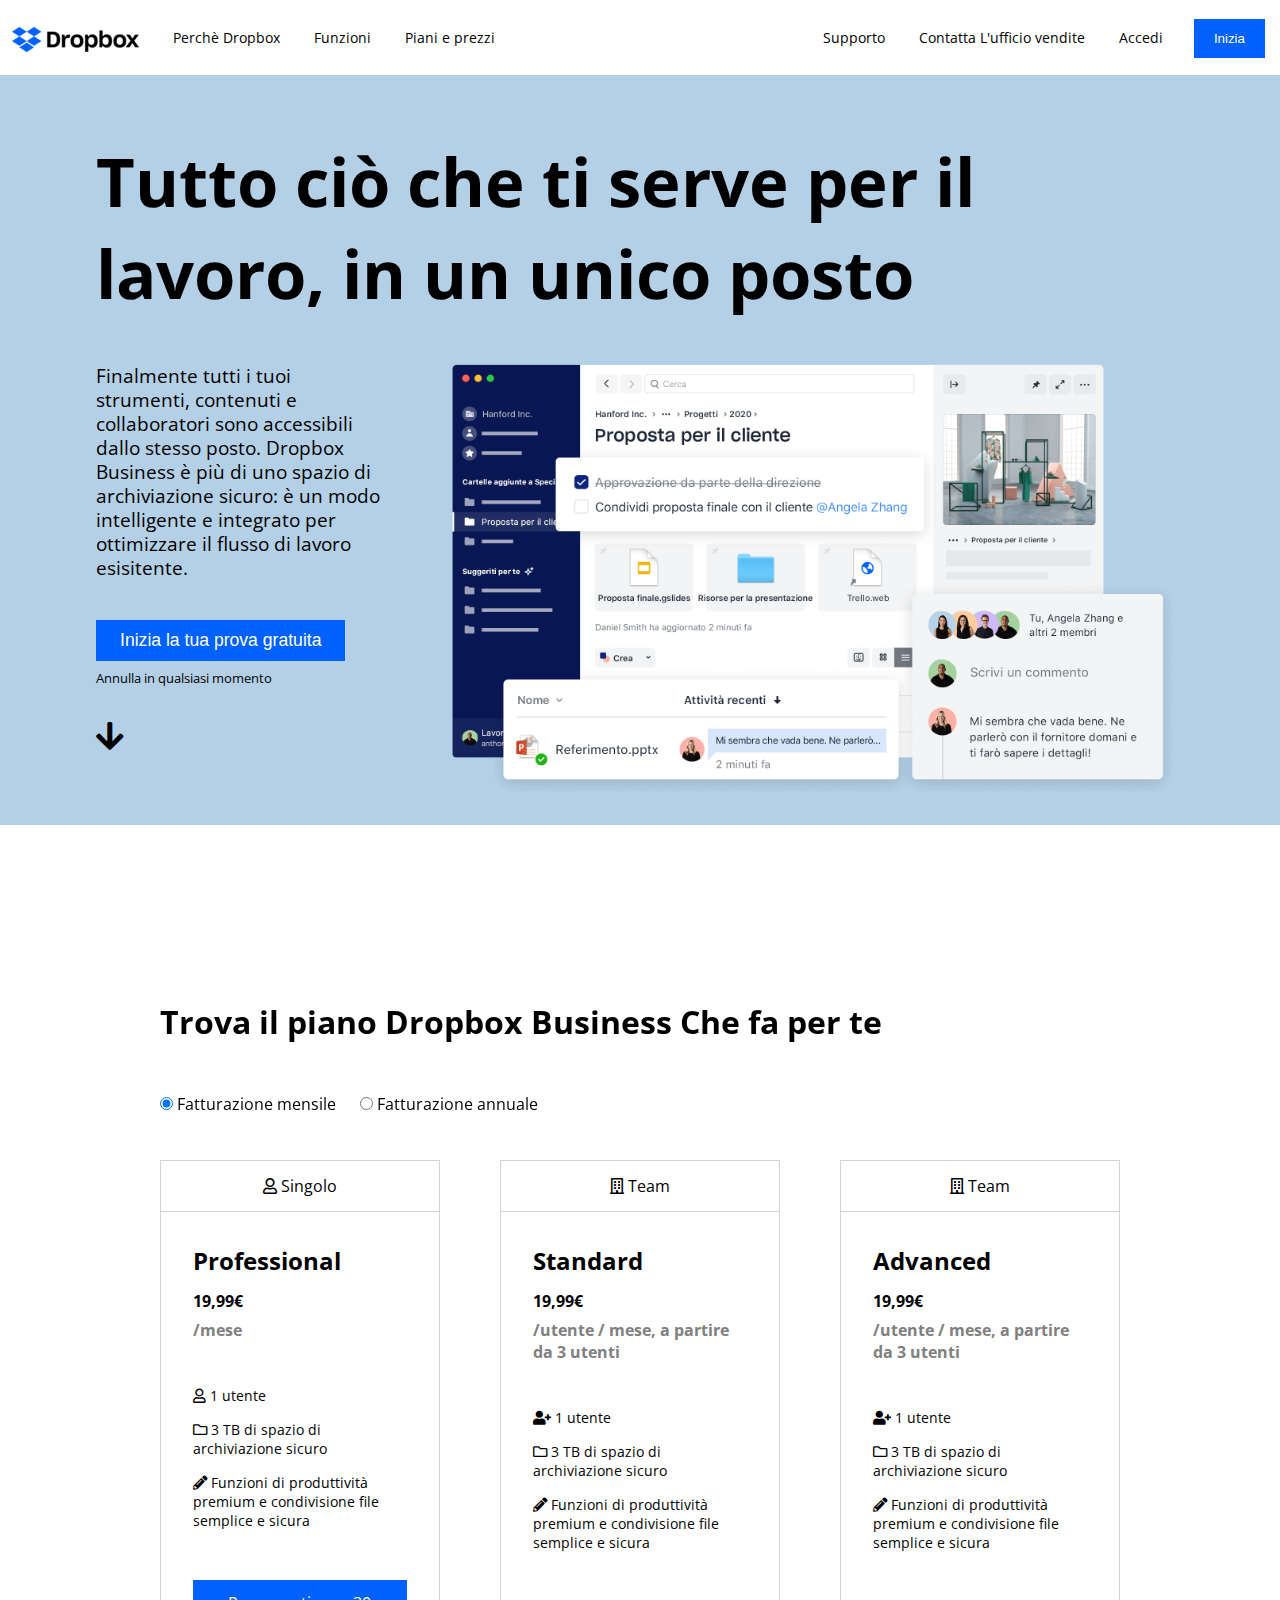
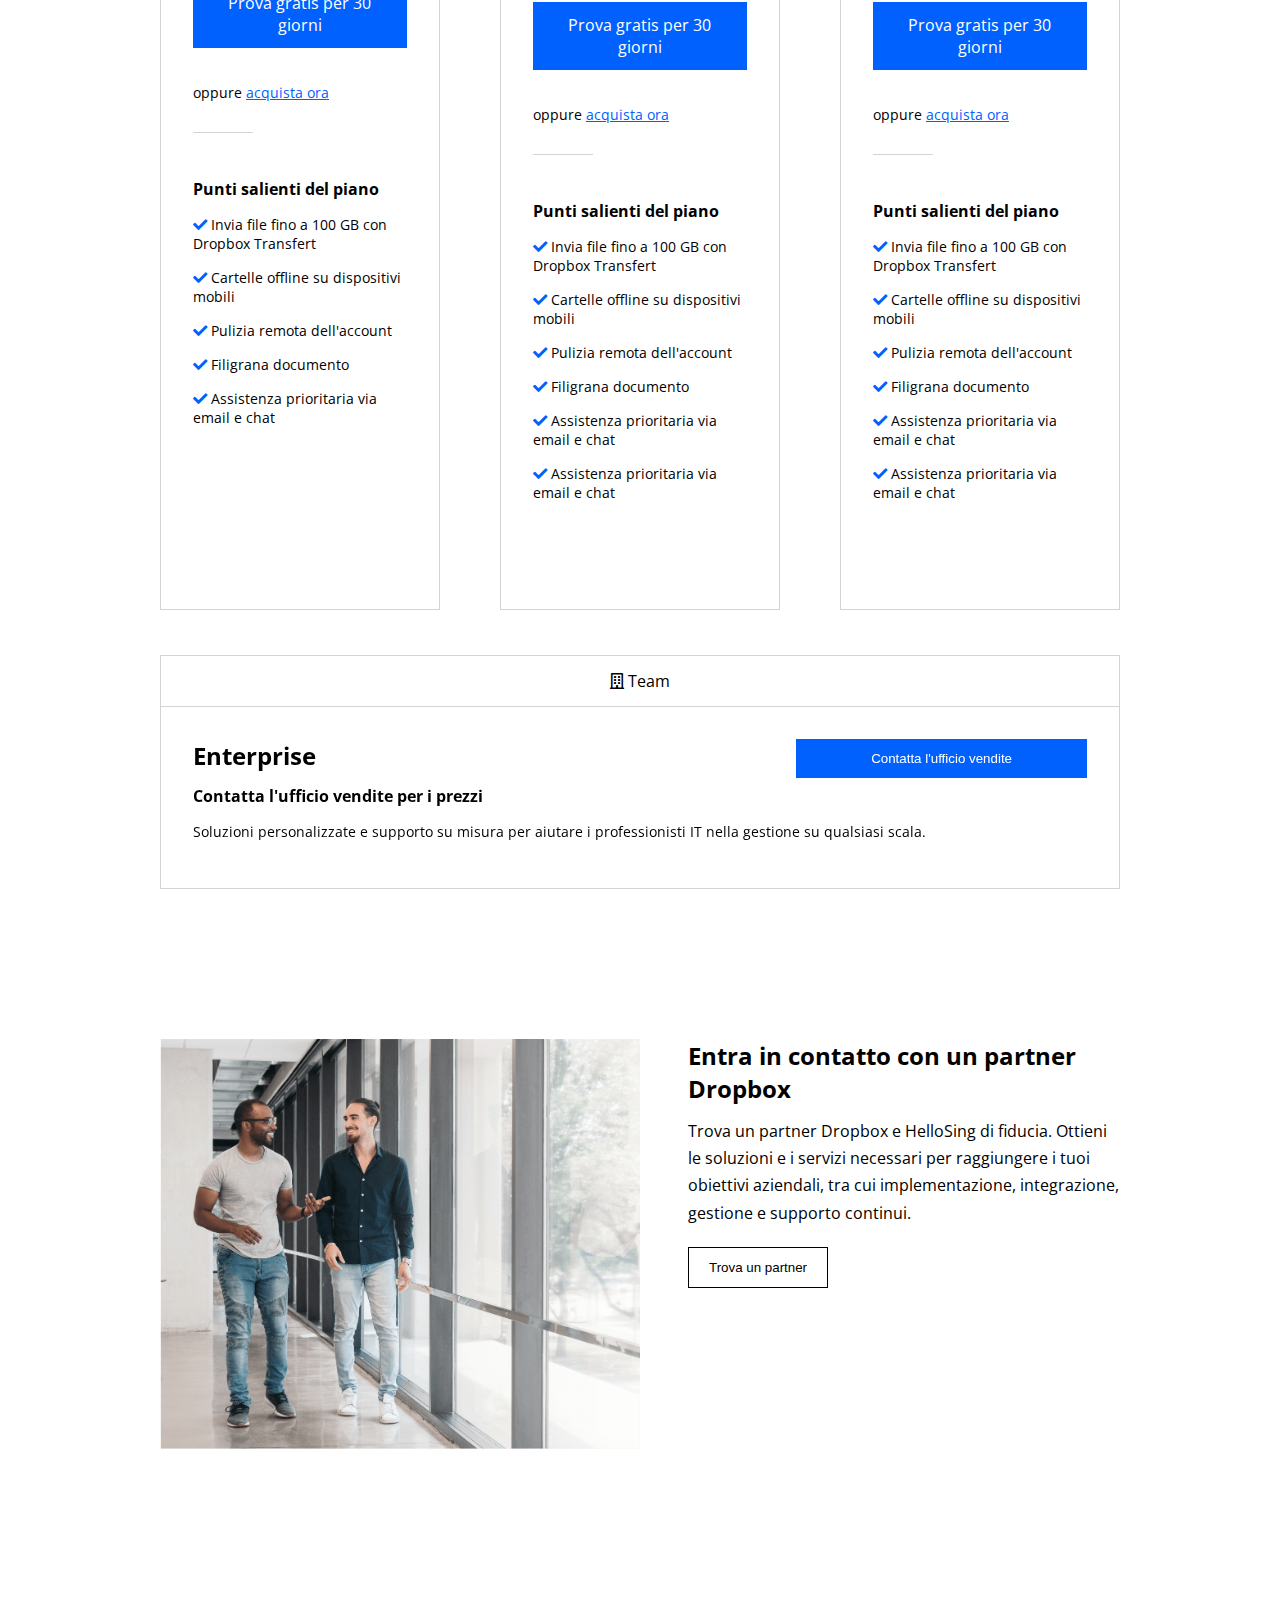
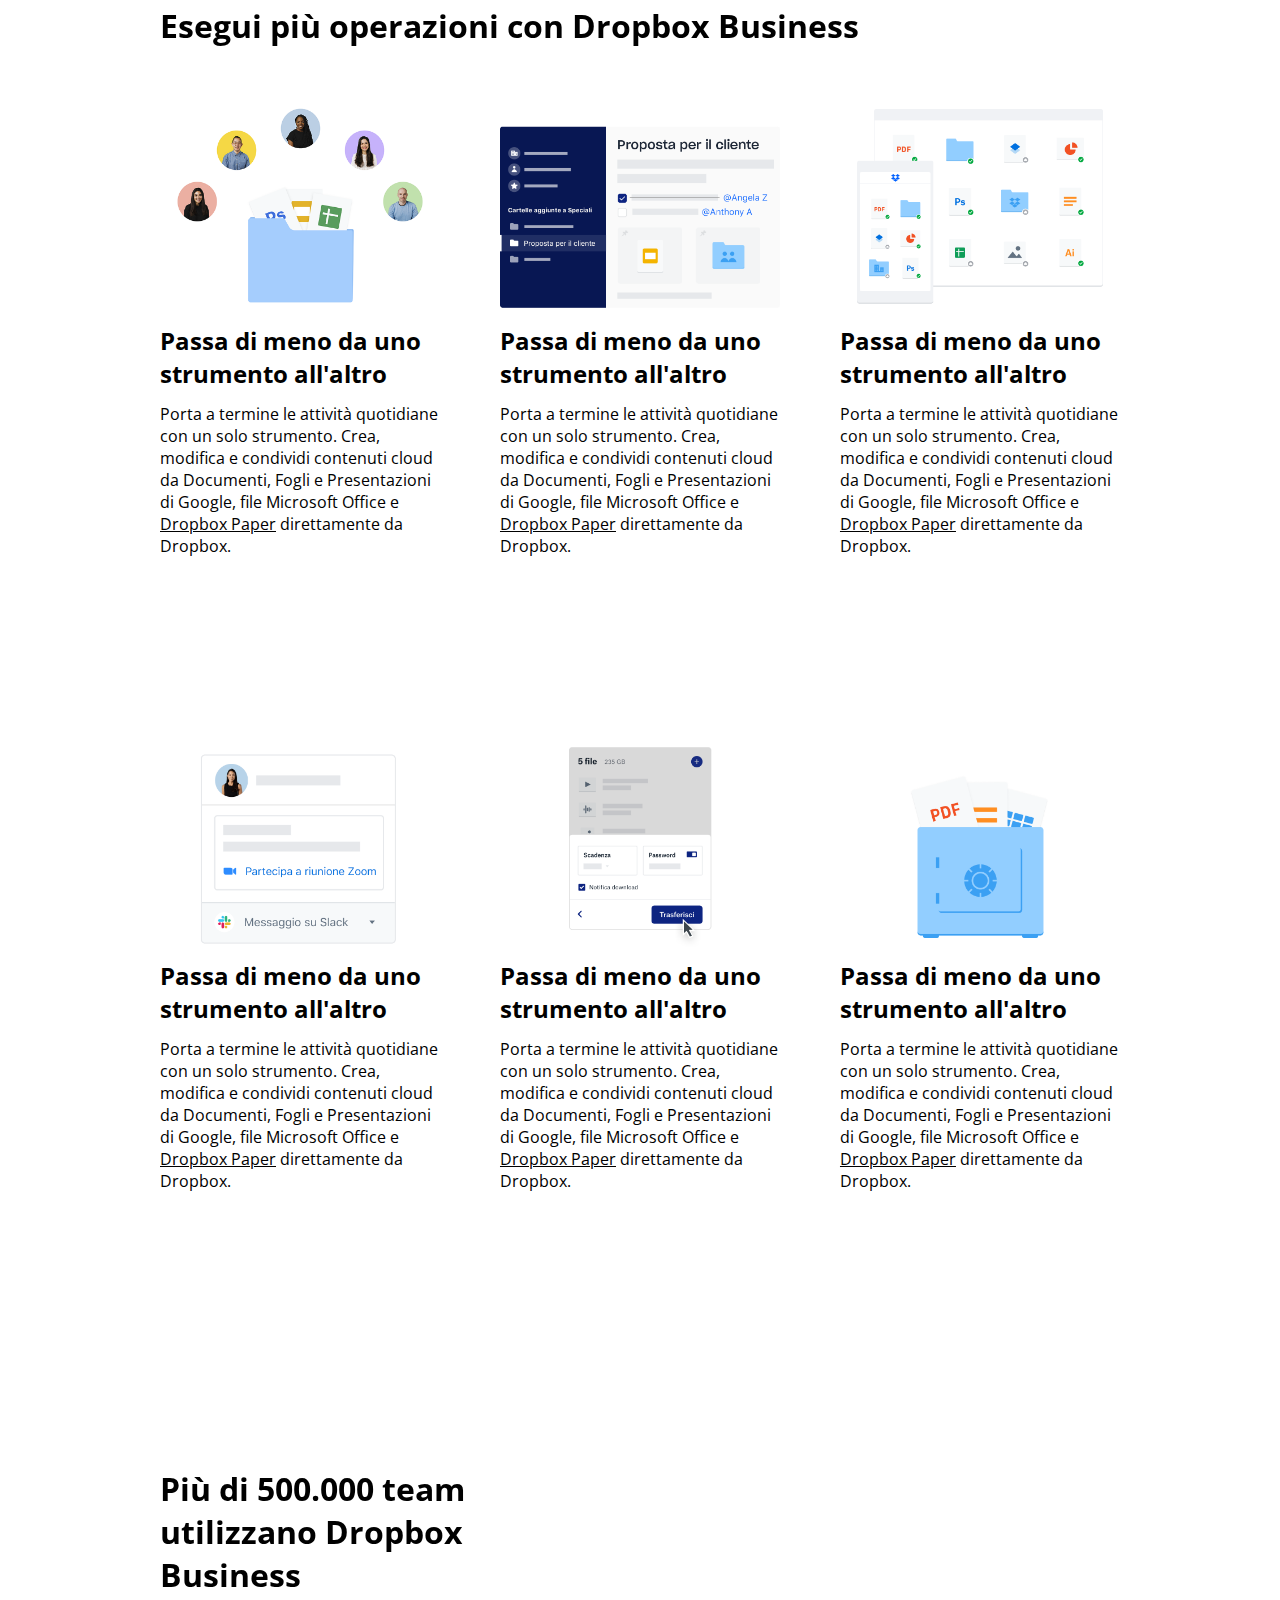
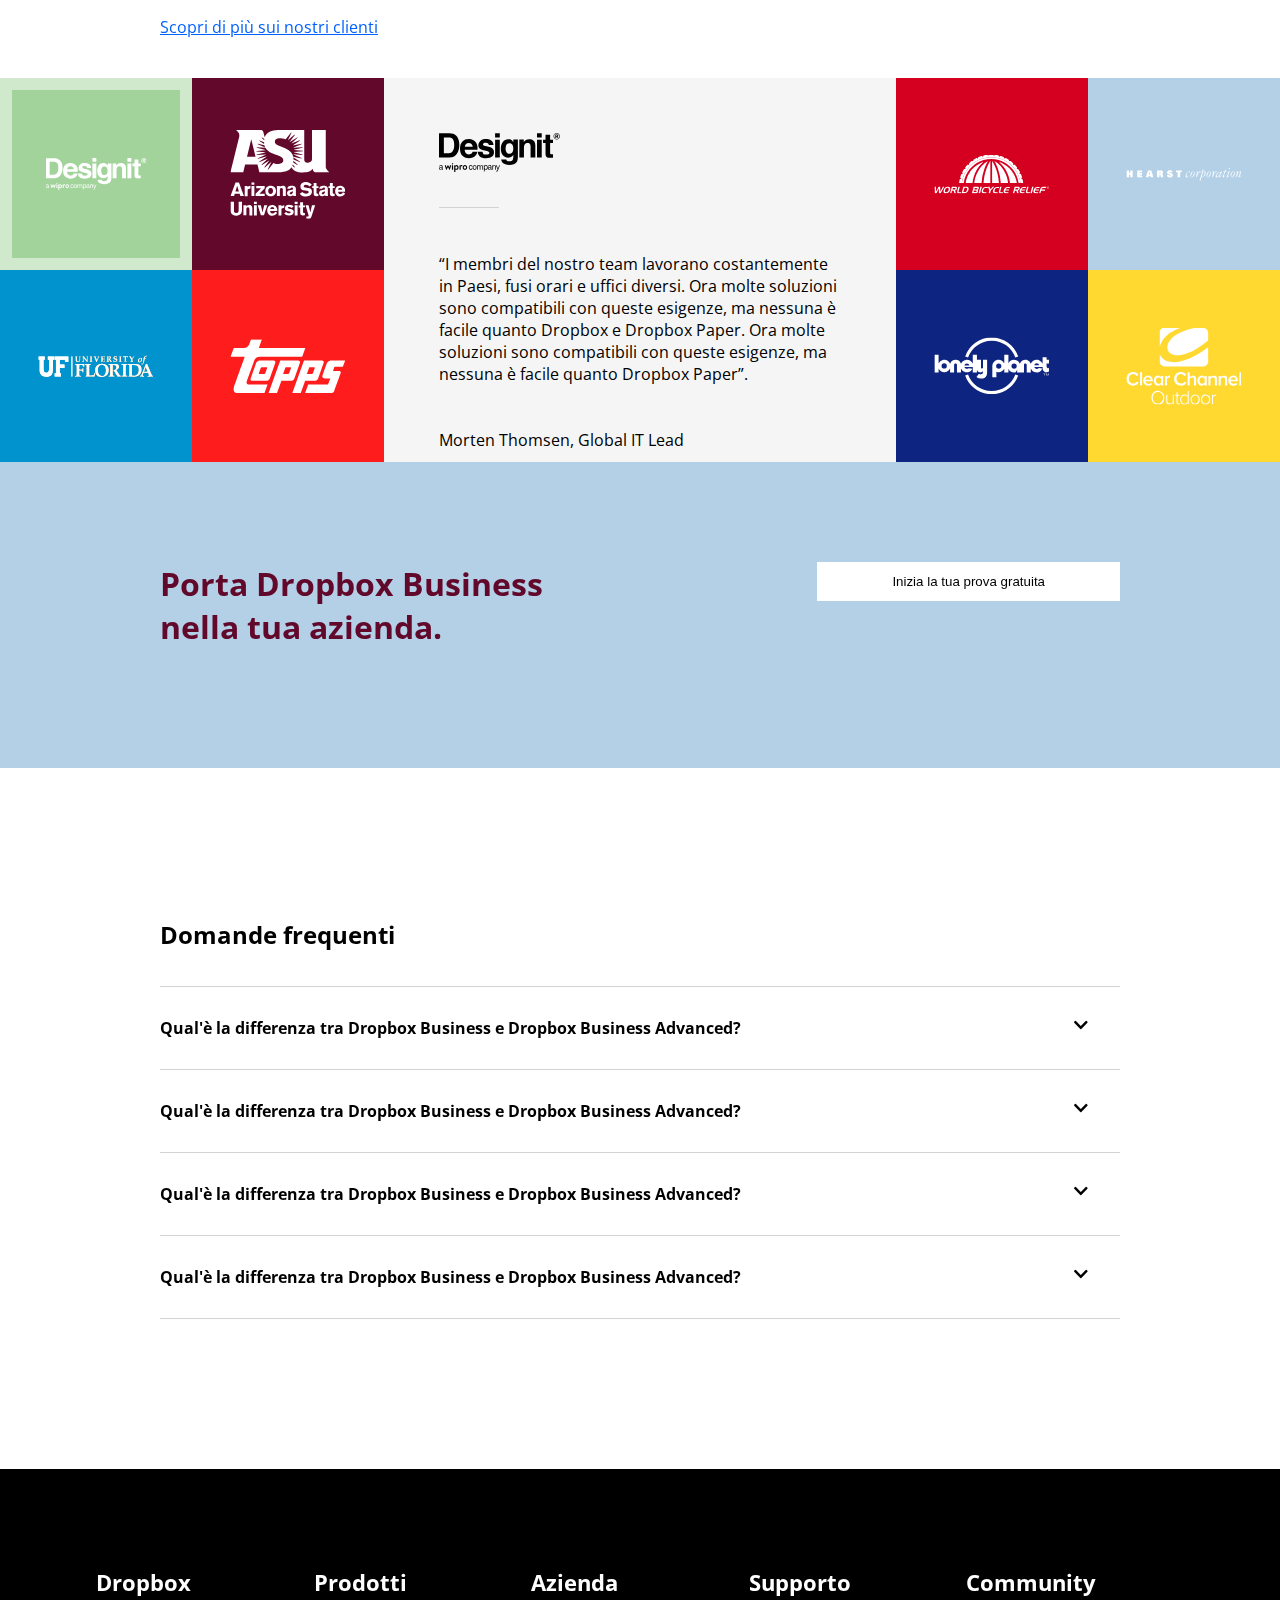
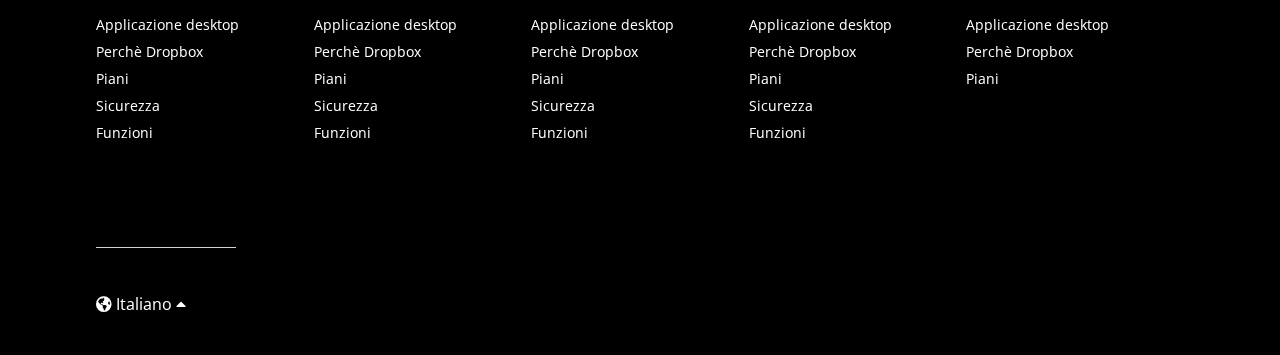
<file: index.html>
<!DOCTYPE html>
<html lang="it">
<head>
    <meta charset="UTF-8">
    <meta http-equiv="X-UA-Compatible" content="IE=edge">
    <meta name="viewport" content="width=device-width, initial-scale=1.0">
    <title>Dropbox</title>

    <!-- Open Sans font by Google font -->
    <link rel="preconnect" href="https://fonts.googleapis.com">
    <link rel="preconnect" href="https://fonts.gstatic.com" crossorigin>
    <link href="https://fonts.googleapis.com/css2?family=Open+Sans:wght@300;400;500;600;700;800&display=swap" rel="stylesheet">

    <!-- Font Awesome CDN Library -->
    <link rel="stylesheet" href="https://cdnjs.cloudflare.com/ajax/libs/font-awesome/5.15.4/css/all.min.css">

    <!-- Foglio di Stile CSS -->
    <link rel="stylesheet" href="css/style.css">
</head>
<body>
    <header class="clearfix">
        <!-- Header nav left -->
        <div class="header-nav-left fl-left">
            <div class="logo-img in-block">
                <img src="img/logo-small.png" alt="Logo Dropbox">
            </div>
            <nav class="in-block">
                <ul>
                    <li><a href="#">Perchè Dropbox</a></li>
                    <li><a href="#">Funzioni</a></li>
                    <li><a href="#">Piani e prezzi</a></li>
                </ul>
            </nav>
        </div>

        <!-- Header nav right -->
        <div class="header-nav-right fl-right">
            <nav class="in-block">
                <ul>
                    <li><a href="#">Supporto</a></li>
                    <li><a href="#">Contatta L'ufficio vendite</a></li>
                    <li><a href="#">Accedi</a></li>
                </ul>
            </nav>
            <button class="btn in-block">Inizia</button>
        </div>
    </header>

    <main>
        <!-- Section jumbotron -->
        <section id="jumbotron">
            <div class="large-container clearfix">
                <!-- Titolo jumbo -->
                <h1>Tutto ciò che ti serve per il lavoro, in un unico posto</h1>
                <div class="jumbo-desc fl-left">
                    <p>
                        Finalmente tutti i tuoi strumenti, contenuti e collaboratori sono accessibili dallo stesso posto. Dropbox Business è più di uno spazio di archiviazione sicuro: è un modo intelligente e integrato per ottimizzare il flusso di lavoro esisitente.
                    </p>
                    <button class="btn btn-large">Inizia la tua prova gratuita</button>
                    <span>Annulla in qualsiasi momento</span>
                    <i class="fas fa-arrow-down"></i>
                </div>
                <div class="jumbo-img fl-left">
                    <img src="img/jumbo.png" alt="Schermata di Dropbox">
                </div>
            </div>
        </section>

        <!-- Container con una width minore rispetto all'header -->
        <section id="plans" class="container clearfix">
            <div class="plans-type-price">
                <h2>Trova il piano Dropbox Business Che fa per te</h2>
                <div class="input">
                    <input type="radio" id="mensile" checked>
                    <label for="mensile">Fatturazione mensile</label> 
                </div>
                <div class="input">
                    <input type="radio" id="annuale">
                    <label for="annuale">Fatturazione annuale</label> 
                </div>
                    
            </div>
            
            <!-- Card piano Professional -->
            <div class="plan-sm fl-left">
                <!-- Tipo di user (Singolo, team) -->
                <div class="type"><i class="far fa-user"></i> Singolo</div>
                
                <div class="plan-sm-content">
                    <h3>Professional</h3>
                    <strong>19,99&euro;</strong>
                    <span>/mese</span>
                    <p><i class="far fa-user"></i> 1 utente</p>
                    <p><i class="far fa-folder"></i> 3 TB di spazio di archiviazione sicuro</p>
                    <p><i class="fas fa-pencil-alt"></i> Funzioni di produttività premium e condivisione file semplice e sicura</p>
                    <div class="btn">Prova gratis per 30 giorni</div>
                    <p>oppure <a href="#">acquista ora</a></p>
                    
                    <div class="min-hr"></div>
                    <h4>Punti salienti del piano</h4>
                    <p><i class="fas fa-check"></i> Invia file fino a 100 GB con Dropbox Transfert</p>
                    <p><i class="fas fa-check"></i> Cartelle offline su dispositivi mobili</p>
                    <p><i class="fas fa-check"></i> Pulizia remota dell'account</p>
                    <p><i class="fas fa-check"></i> Filigrana documento</p>
                    <p><i class="fas fa-check"></i> Assistenza prioritaria via email e chat</p>
                </div>
            </div>

            <!-- Card piano Standard -->
            <div class="plan-sm fl-left">
                <!-- Tipo di user (Singolo, team) -->
                <div class="type"><i class="far fa-building"></i> Team</div>
                
                <div class="plan-sm-content">
                    <h3>Standard</h3>
                    <strong>19,99&euro;</strong>
                    <span>/utente / mese, a partire da 3 utenti</span>
                    <p><i class="fas fa-user-plus"></i> 1 utente</p>
                    <p><i class="far fa-folder"></i> 3 TB di spazio di archiviazione sicuro</p>
                    <p><i class="fas fa-pencil-alt"></i> Funzioni di produttività premium e condivisione file semplice e sicura</p>
                    <div class="btn">Prova gratis per 30 giorni</div>
                    <p>oppure <a href="#">acquista ora</a></p>
                    
                    <div class="min-hr"></div>
                    <h4>Punti salienti del piano</h4>
                    <p><i class="fas fa-check"></i> Invia file fino a 100 GB con Dropbox Transfert</p>
                    <p><i class="fas fa-check"></i> Cartelle offline su dispositivi mobili</p>
                    <p><i class="fas fa-check"></i> Pulizia remota dell'account</p>
                    <p><i class="fas fa-check"></i> Filigrana documento</p>
                    <p><i class="fas fa-check"></i> Assistenza prioritaria via email e chat</p>
                    <p><i class="fas fa-check"></i> Assistenza prioritaria via email e chat</p>
                </div>
            </div>
            
            <!-- Card piano Advanced -->
            <div class="plan-sm fl-left">
                <!-- Tipo di user (Singolo, team) -->
                <div class="type"><i class="far fa-building"></i> Team</div>
                
                <div class="plan-sm-content">
                    <h3>Advanced</h3>
                    <strong>19,99&euro;</strong>
                    <span>/utente / mese, a partire da 3 utenti</span>
                    <p><i class="fas fa-user-plus"></i> 1 utente</p>
                    <p><i class="far fa-folder"></i> 3 TB di spazio di archiviazione sicuro</p>
                    <p><i class="fas fa-pencil-alt"></i> Funzioni di produttività premium e condivisione file semplice e sicura</p>
                    <div class="btn">Prova gratis per 30 giorni</div>
                    <p>oppure <a href="#">acquista ora</a></p>
                    
                    <div class="min-hr"></div>
                    <h4>Punti salienti del piano</h4>
                    <p><i class="fas fa-check"></i> Invia file fino a 100 GB con Dropbox Transfert</p>
                    <p><i class="fas fa-check"></i> Cartelle offline su dispositivi mobili</p>
                    <p><i class="fas fa-check"></i> Pulizia remota dell'account</p>
                    <p><i class="fas fa-check"></i> Filigrana documento</p>
                    <p><i class="fas fa-check"></i> Assistenza prioritaria via email e chat</p>
                    <p><i class="fas fa-check"></i> Assistenza prioritaria via email e chat</p>
                </div>
            </div>
            
            <!-- Card piano Enterprise -->
            <div class="plan-f-width fl-left">
                <!-- Tipo di user (Singolo, team) -->
                <div class="type"><i class="far fa-building"></i> Team</div>

                <div class="plan-fw-content">
                    <div class="">
                        <h3>Enterprise</h3>
                        <h4>Contatta l'ufficio vendite per i prezzi</h4>
                        <p>Soluzioni personalizzate e supporto su misura per aiutare i professionisti IT nella gestione su qualsiasi scala.</p>
                    </div>
                    <button class="btn">Contatta l'ufficio vendite</button>
                </div>
            </div>
        </section>

        <!-- Section con un'immagine e una descrizione -->
        <section id="image" class="container clearfix">
            <!-- Immagine con float left -->
            <div class="image fl-left">
                <img src="img/partner.png" alt="Partners">
            </div>

            <!-- Box descrizione immagine con float left -->
            <div class="description-image fl-right">
                <h3>Entra in contatto con un partner Dropbox</h3>
                <p>
                    Trova un partner Dropbox e HelloSing di fiducia. Ottieni le soluzioni e i servizi necessari per raggiungere i tuoi obiettivi aziendali, tra cui implementazione, integrazione, gestione e supporto continui.
                </p>
                <button class="btn">Trova un partner</button>
            </div>
        </section>

        <section id="cards" class="container clearfix">
            <h2>Esegui più operazioni con Dropbox Business</h2>

            <div class="card fl-left">
                <img src="img/business-feature-switching-tools.png" alt="business tools">
                <h3>Passa di meno da uno strumento all'altro</h3>
                <p>
                    Porta a termine le attività quotidiane con un solo strumento. Crea, modifica e condividi contenuti cloud da Documenti, Fogli e Presentazioni di Google, file Microsoft Office e <span>Dropbox Paper</span> direttamente da Dropbox.
                </p>
            </div>

            <div class="card fl-left margin-l-r">
                <img src="img/business-feature-coordinate-it.png" alt="business coordinate">
                <h3>Passa di meno da uno strumento all'altro</h3>
                <p>
                    Porta a termine le attività quotidiane con un solo strumento. Crea, modifica e condividi contenuti cloud da Documenti, Fogli e Presentazioni di Google, file Microsoft Office e <span>Dropbox Paper</span> direttamente da Dropbox.
                </p>
            </div>

            <div class="card fl-left">
                <img src="img/business-feature-multi-device.png" alt="business multi-device">
                <h3>Passa di meno da uno strumento all'altro</h3>
                <p>
                    Porta a termine le attività quotidiane con un solo strumento. Crea, modifica e condividi contenuti cloud da Documenti, Fogli e Presentazioni di Google, file Microsoft Office e <span>Dropbox Paper</span> direttamente da Dropbox.
                </p>
            </div>

            <div class="card fl-left">
                <img src="img/business-feature-integrations-it.png" alt="business integrations">
                <h3>Passa di meno da uno strumento all'altro</h3>
                <p>
                    Porta a termine le attività quotidiane con un solo strumento. Crea, modifica e condividi contenuti cloud da Documenti, Fogli e Presentazioni di Google, file Microsoft Office e <span>Dropbox Paper</span> direttamente da Dropbox.
                </p>
            </div>

            <div class="card fl-left margin-l-r">
                <img src="img/business-feature-send-files-it.png" alt="business send-files">
                <h3>Passa di meno da uno strumento all'altro</h3>
                <p>
                    Porta a termine le attività quotidiane con un solo strumento. Crea, modifica e condividi contenuti cloud da Documenti, Fogli e Presentazioni di Google, file Microsoft Office e <span>Dropbox Paper</span> direttamente da Dropbox.
                </p>
            </div>

            <div class="card fl-left">
                <img src="img/business-feature-security.png" alt="business security">
                <h3>Passa di meno da uno strumento all'altro</h3>
                <p>
                    Porta a termine le attività quotidiane con un solo strumento. Crea, modifica e condividi contenuti cloud da Documenti, Fogli e Presentazioni di Google, file Microsoft Office e <span>Dropbox Paper</span> direttamente da Dropbox.
                </p>
            </div>
        </section>

        <!-- Tutti i nostri partner -->
        <div class="container">
            <div class="sub-title">
                <h2>Più di 500.000 team utilizzano Dropbox Business</h2>
                <a href="#">Scopri di più sui nostri clienti</a>
            </div> 
        </div>
        <section id="partner" class="bg-blue-sky">
            <div class="clearfix">
                <!-- Colonna partners  1 -->
                <div class="col-square fl-left clearfix">
                    <div class="logo-partner fl-left bg-teal">
                        <img src="img/designit.svg" alt="designit Partner">
                    </div>
                    <div class="logo-partner fl-left bg-violet">
                        <img src="img/arizona_state_university.svg" alt="arizona university Partner">
                    </div>
                    <div class="logo-partner fl-left bg-light-blue">
                        <img src="img/university_of_florida.svg" alt="university of florida Partner">
                    </div>
                    <div class="logo-partner fl-left bg-light-red">
                        <img src="img/topps.svg" alt="topps Partner">
                    </div>
                </div> 

                <!-- Colonna dettagli partner -->
                <div class="col-center fl-left">
                    <img src="img/designit.svg" alt="designit Partner description">
                    <div class="min-hr"></div>
                    <p>
                        “I membri del nostro team lavorano costantemente in Paesi, fusi orari e uffici diversi. Ora molte soluzioni sono compatibili con queste esigenze, ma nessuna è facile quanto Dropbox e Dropbox Paper. Ora molte soluzioni sono compatibili con queste esigenze, ma nessuna è facile quanto Dropbox Paper”.
                    </p>
                    <br><br>
                    <p>Morten Thomsen, Global IT Lead</p>
                </div>

                <!-- Colonna partners  2 -->
                <div class="col-square fl-left  clearfix">
                    <div class="logo-partner fl-left bg-red">
                        <img src="img/world_bicycle_relief.svg" alt="world bicycle relief Partner">
                    </div>
                    <div class="logo-partner fl-left">
                        <img src="img/hearst_corp.svg" alt="hearst corp Partner">
                    </div>
                    <div class="logo-partner fl-left bg-blue">
                        <img src="img/lonely_planet.svg" alt="lonely planet Partner">
                    </div>
                    <div class="logo-partner fl-left bg-yellow">
                        <img src="img/clear_channel.svg" alt="clear channel Partner">
                    </div>
                </div>
            </div>
            <div class="container clearfix">
                <div class="sub-title fl-left">
                    <h2>Porta Dropbox Business nella tua azienda.</h2>
                </div>
                <button class="btn fl-right">Inizia la tua prova gratuita</button>
            </div>
        </section>

        <section id="answers" class="container">
            <h3>Domande frequenti</h3>
            <div class="answer-question clearfix">
                <h4 class="question fl-left">Qual'è la differenza tra Dropbox Business e Dropbox Business Advanced?</h4>
                <i class="fas fa-chevron-down fl-right"></i>
            </div>
            <div class="answer-question clearfix">
                <h4 class="question fl-left">Qual'è la differenza tra Dropbox Business e Dropbox Business Advanced?</h4>
                <i class="fas fa-chevron-down fl-right"></i>
            </div>
            <div class="answer-question clearfix">
                <h4 class="question fl-left">Qual'è la differenza tra Dropbox Business e Dropbox Business Advanced?</h4>
                <i class="fas fa-chevron-down fl-right"></i>
            </div>
            <div class="answer-question clearfix">
                <h4 class="question fl-left">Qual'è la differenza tra Dropbox Business e Dropbox Business Advanced?</h4>
                <i class="fas fa-chevron-down fl-right"></i>
            </div>
        </section>
    </main>

    <footer>
        <!-- Menu di navigazione del footer -->
        <section id="footer-top" class="large-container clearfix">
            <nav class="fl-left">
                <h4 class="nav-title">Dropbox</h4>
                <ul>
                    <li><a href="#">Applicazione desktop</a></li>
                    <li><a href="#">Perchè Dropbox</a></li>
                    <li><a href="#">Piani</a></li>
                    <li><a href="#">Sicurezza</a></li>
                    <li><a href="#">Funzioni</a></li>
                </ul>
            </nav>
            <nav class="fl-left">
                <h4 class="nav-title">Prodotti</h4>
                <ul>
                    <li><a href="#">Applicazione desktop</a></li>
                    <li><a href="#">Perchè Dropbox</a></li>
                    <li><a href="#">Piani</a></li>
                    <li><a href="#">Sicurezza</a></li>
                    <li><a href="#">Funzioni</a></li>
                </ul>
            </nav>
            <nav class="fl-left">
                <h4 class="nav-title">Azienda</h4>
                <ul>
                    <li><a href="#">Applicazione desktop</a></li>
                    <li><a href="#">Perchè Dropbox</a></li>
                    <li><a href="#">Piani</a></li>
                    <li><a href="#">Sicurezza</a></li>
                    <li><a href="#">Funzioni</a></li>
                </ul>
            </nav>
            <nav class="fl-left">
                <h4 class="nav-title">Supporto</h4>
                <ul>
                    <li><a href="#">Applicazione desktop</a></li>
                    <li><a href="#">Perchè Dropbox</a></li>
                    <li><a href="#">Piani</a></li>
                    <li><a href="#">Sicurezza</a></li>
                    <li><a href="#">Funzioni</a></li>
                </ul>
            </nav>
            <nav class="fl-left">
                <h4 class="nav-title">Community</h4>
                <ul>
                    <li><a href="#">Applicazione desktop</a></li>
                    <li><a href="#">Perchè Dropbox</a></li>
                    <li><a href="#">Piani</a></li>
                </ul>
            </nav>
        </section>

        <section id="footer-bottom" class="large-container">
            <div class="min-hr"></div>
            <p><i class="fas fa-globe-americas"></i> Italiano <i class="fas fa-caret-up"></i></p>
        </section>
    </footer>
</body>
</html>
</file>
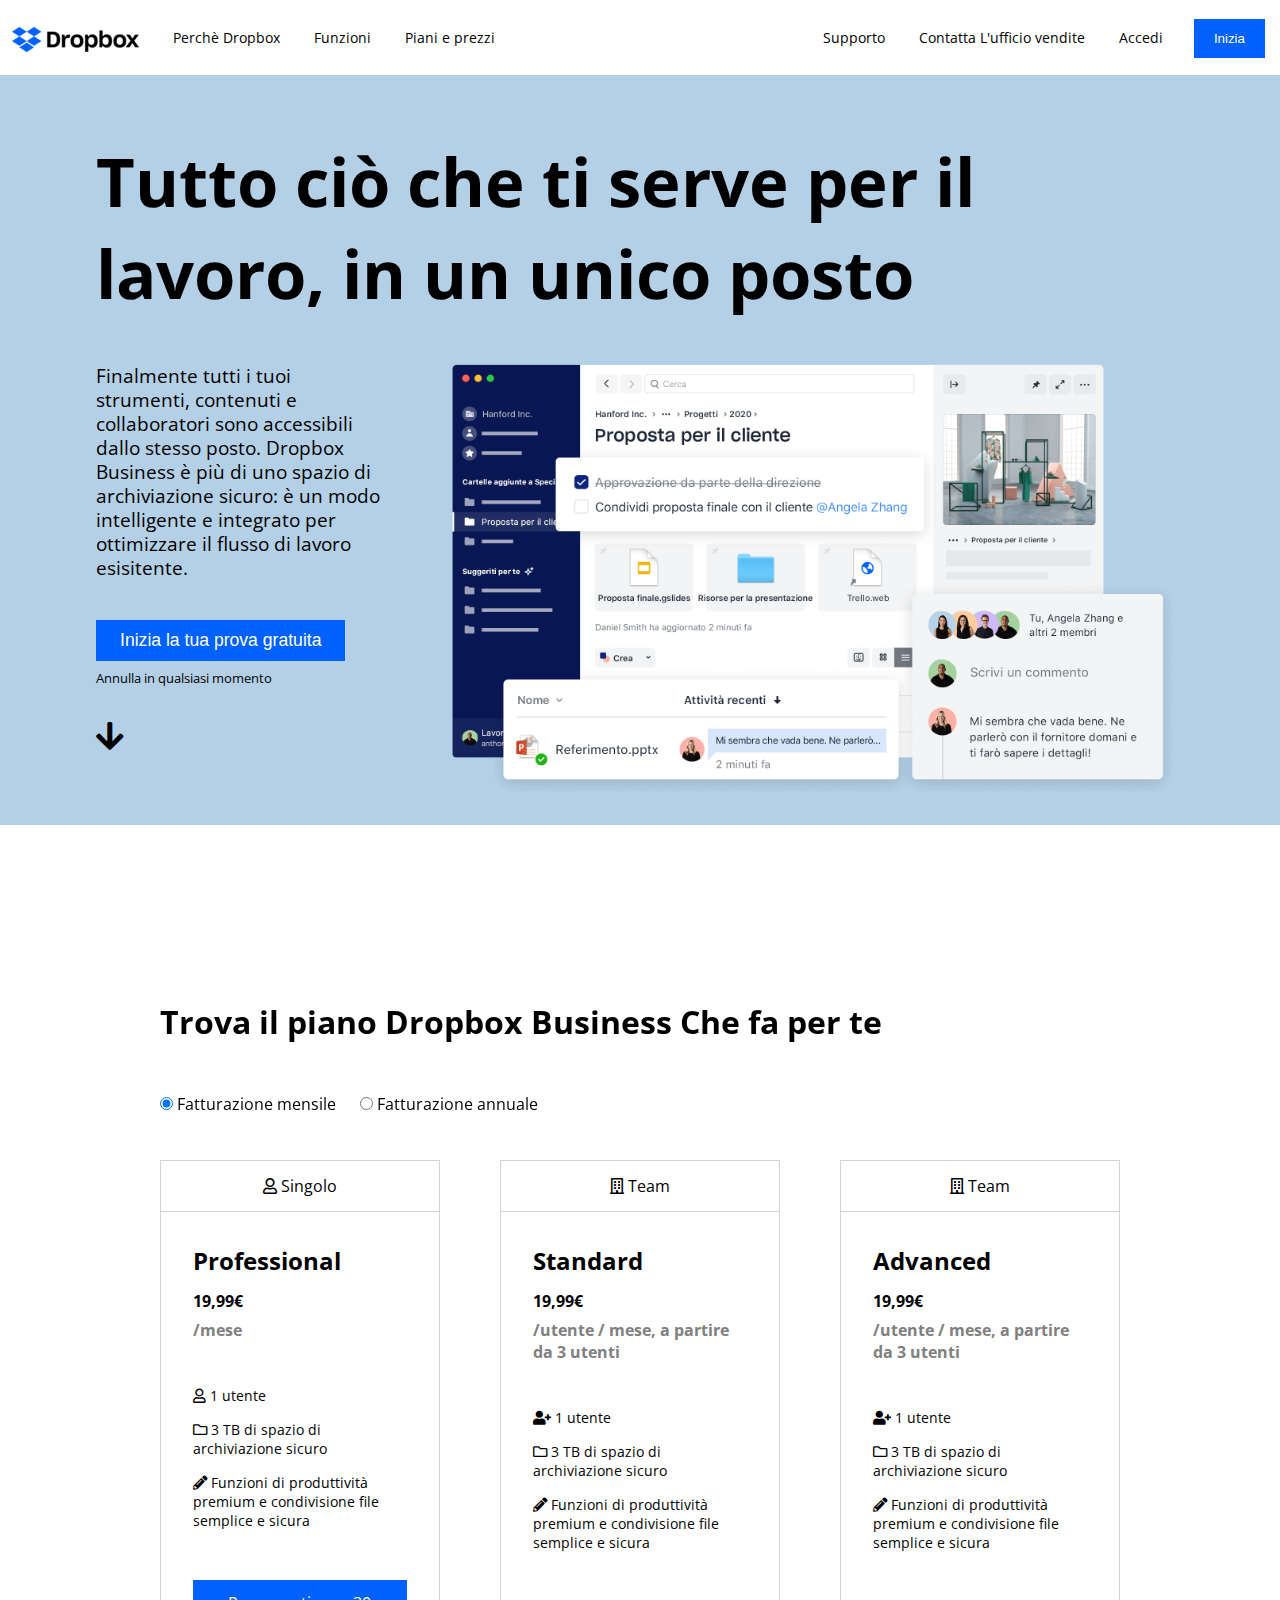
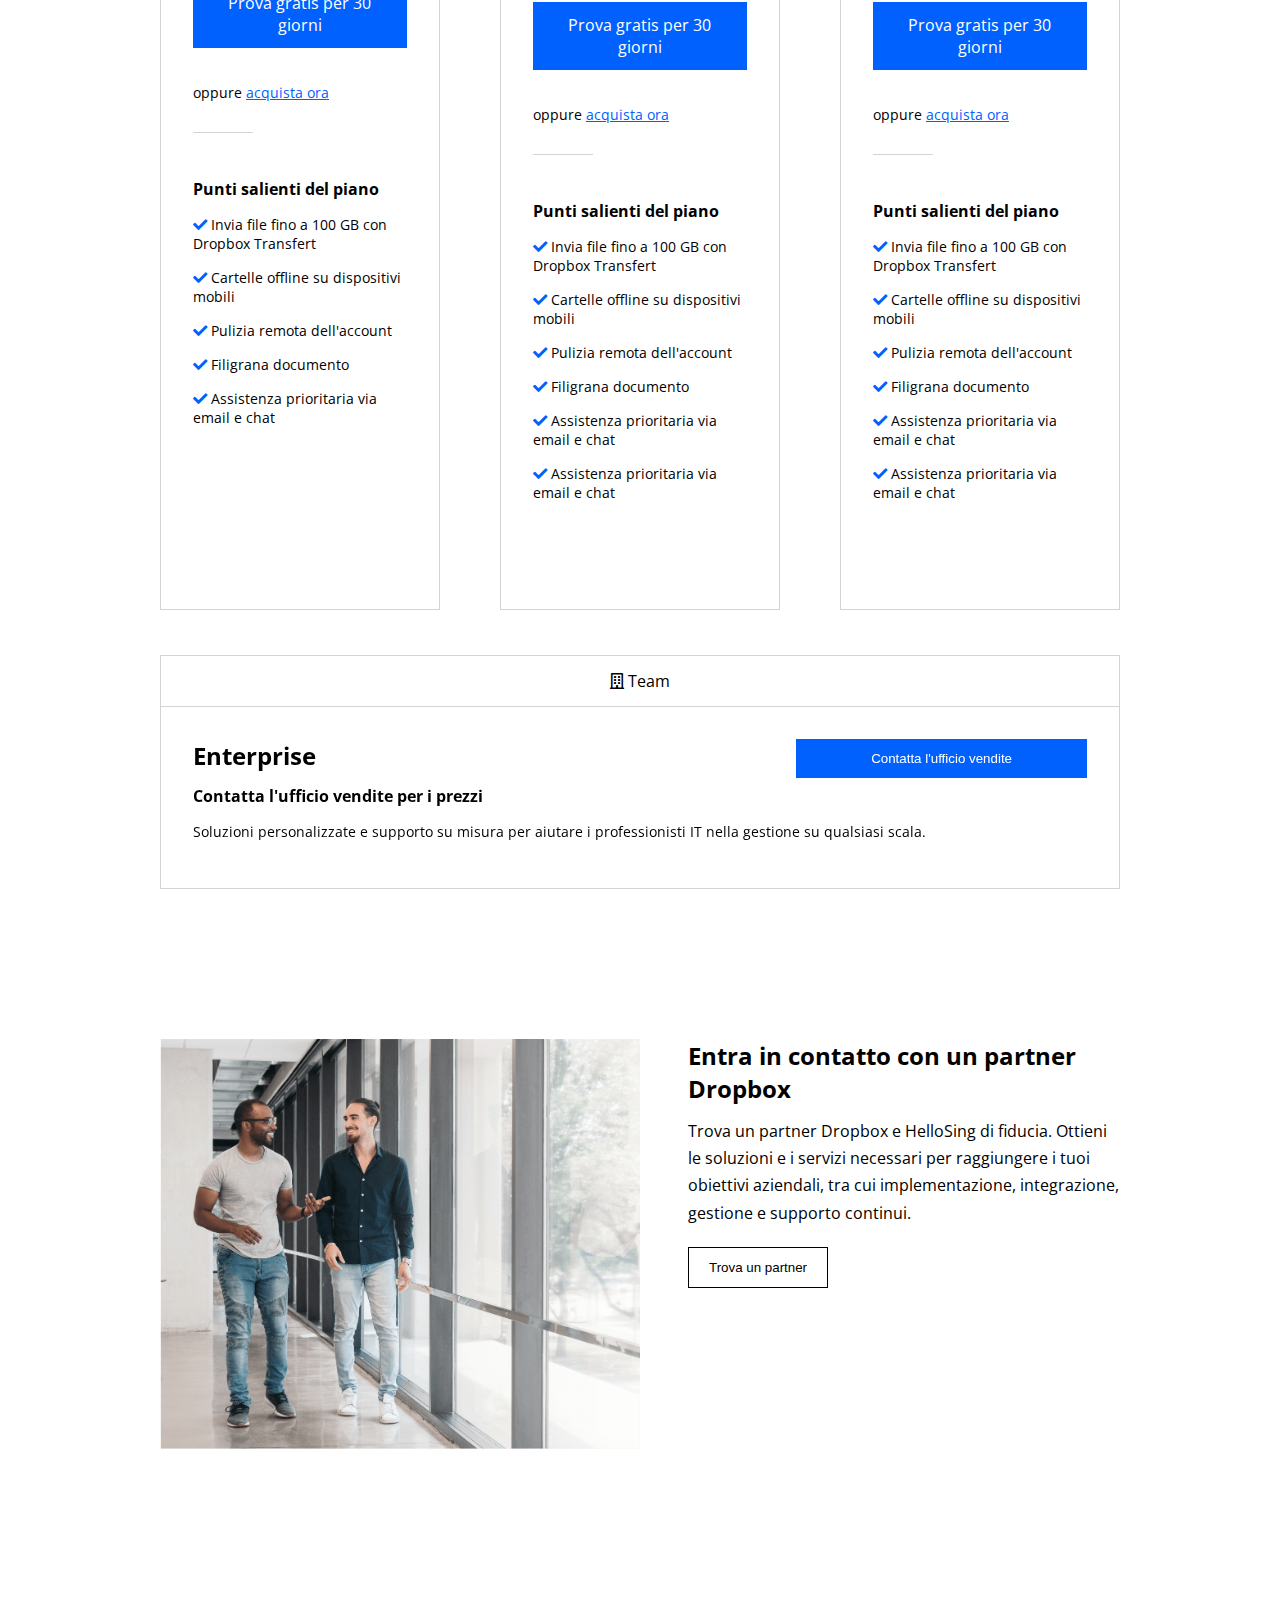
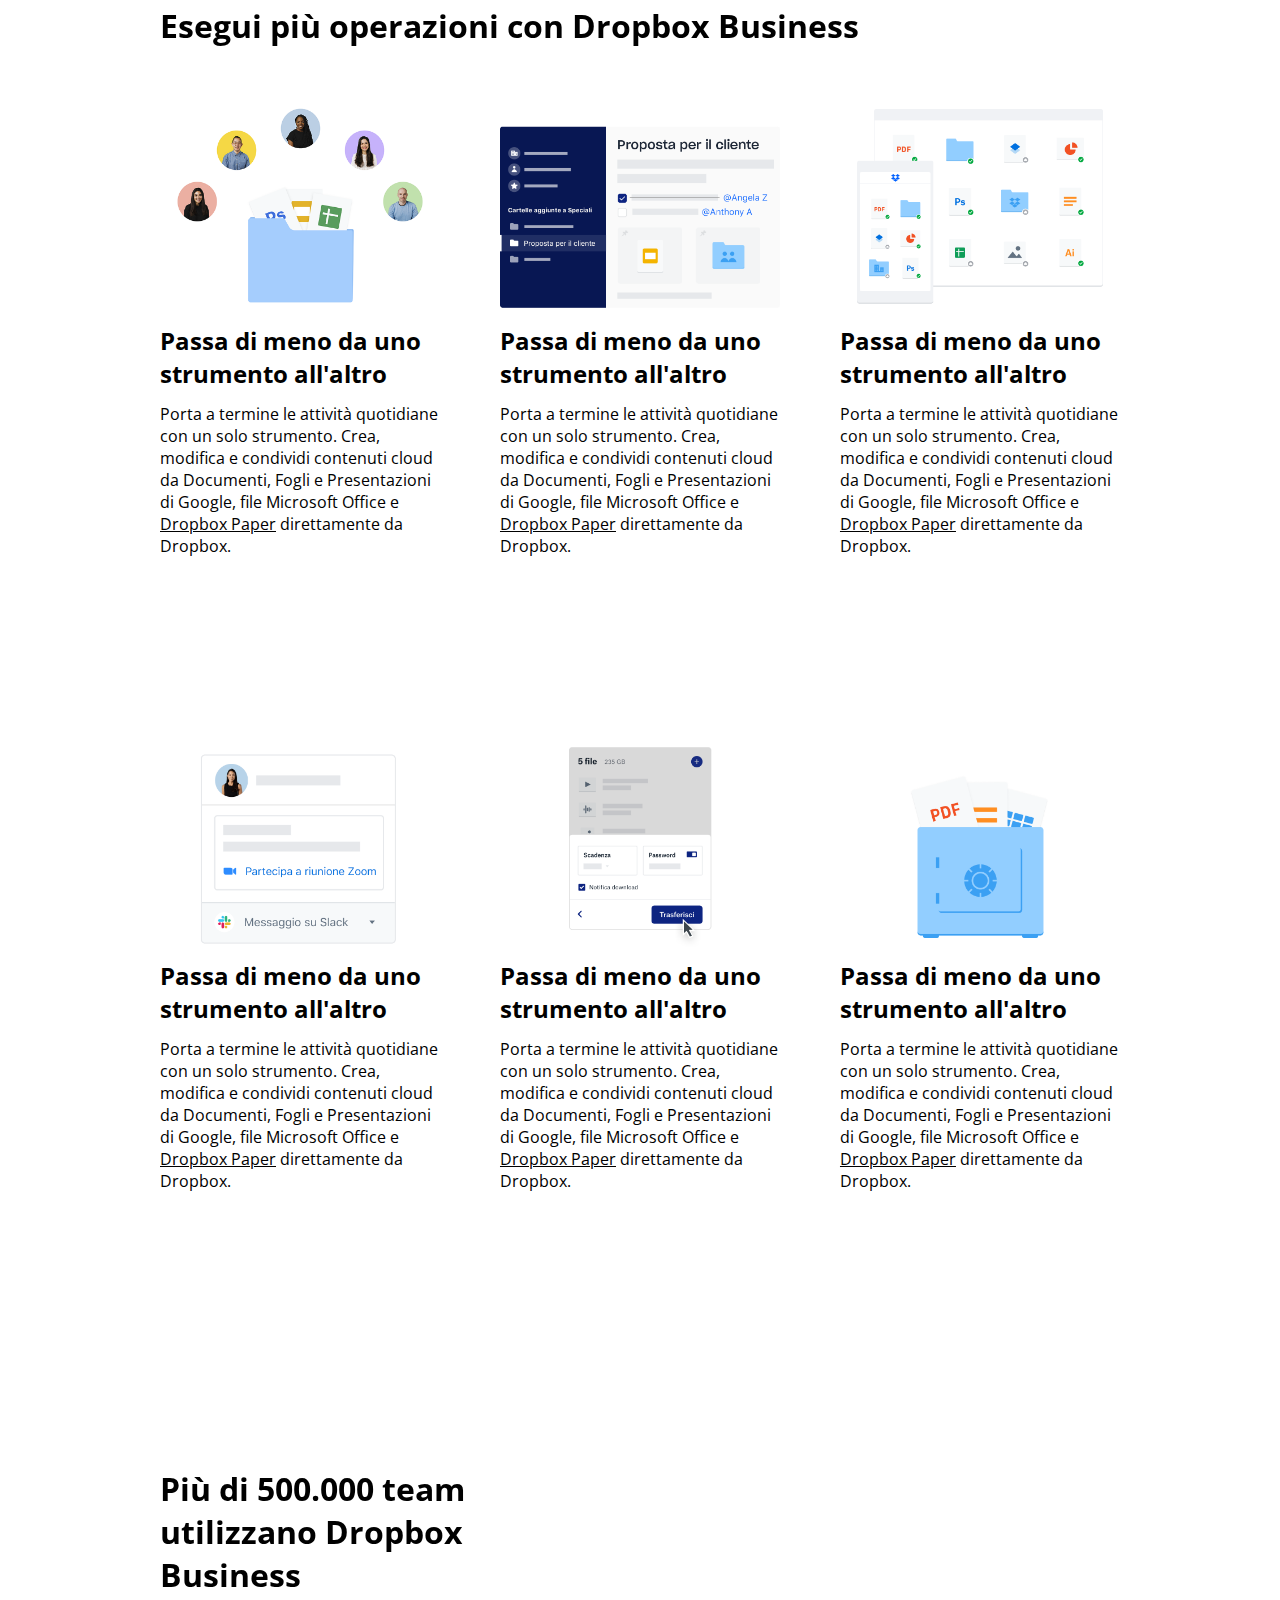
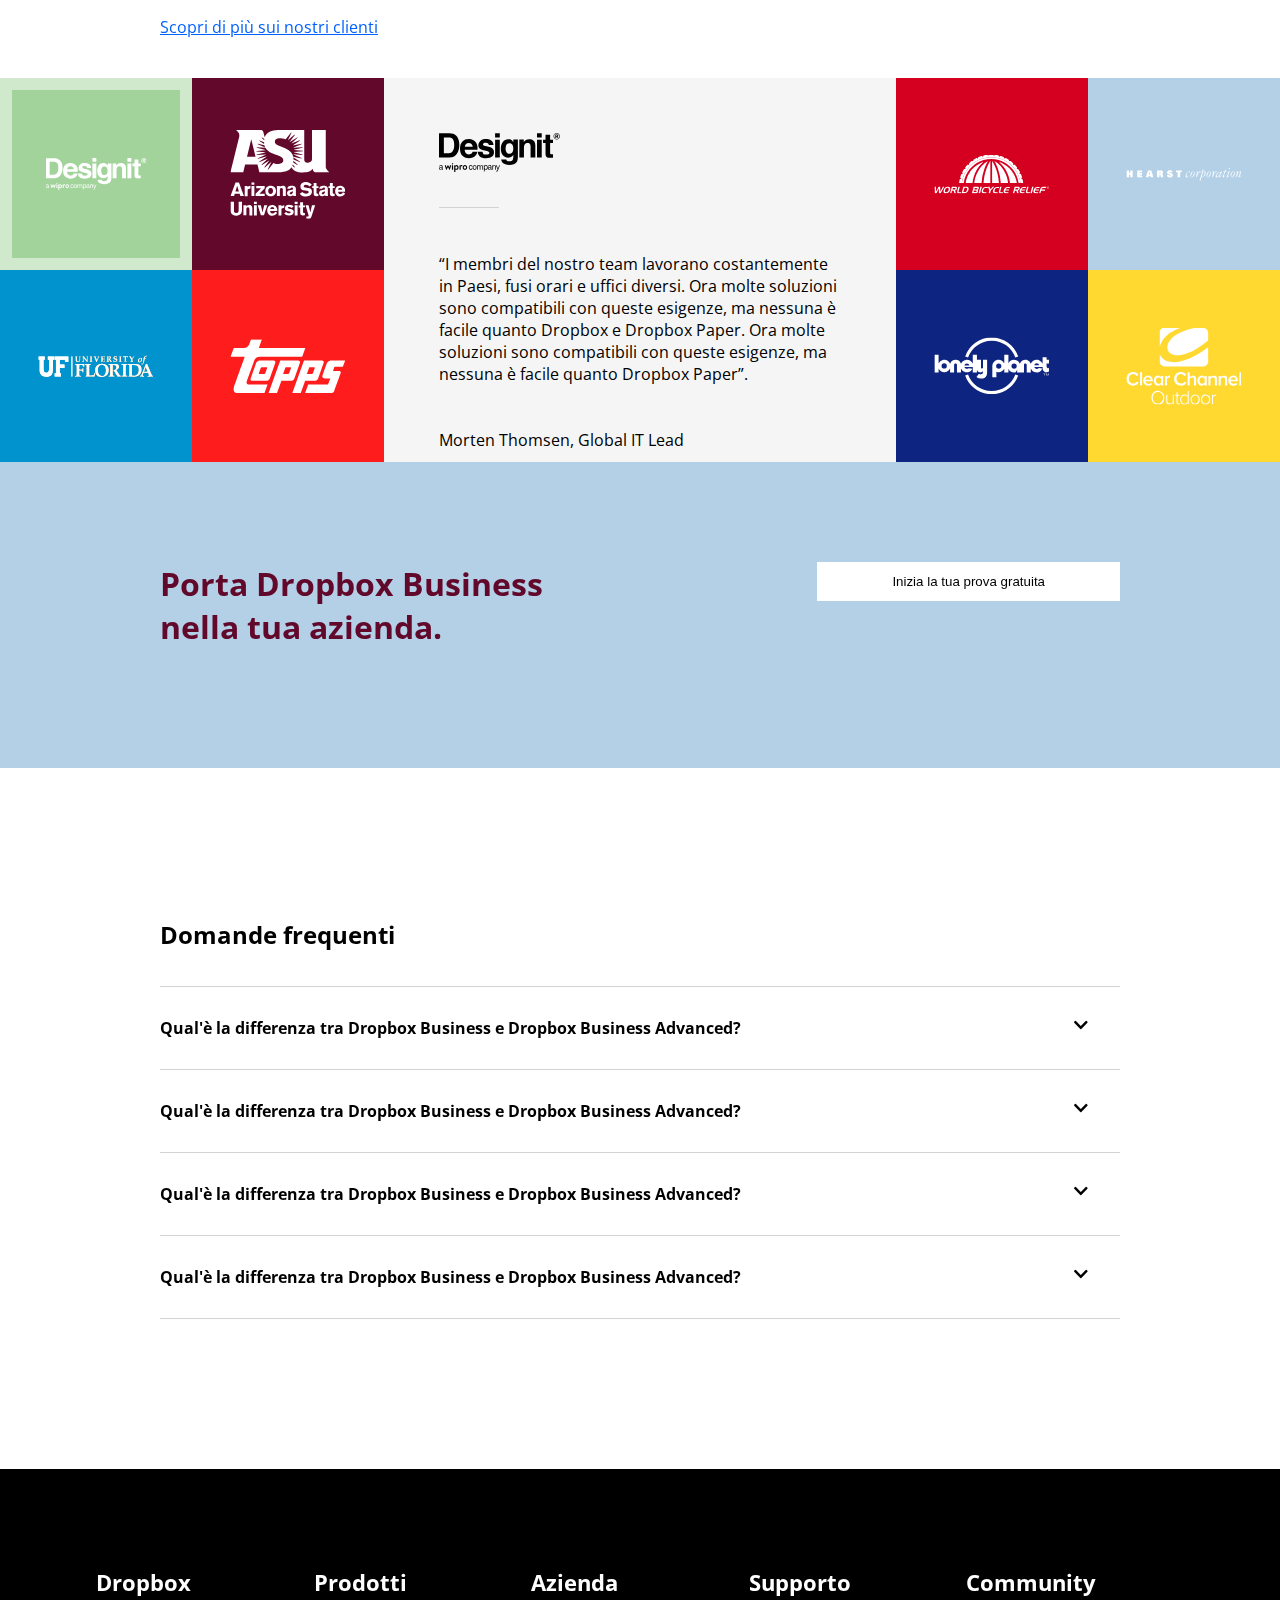
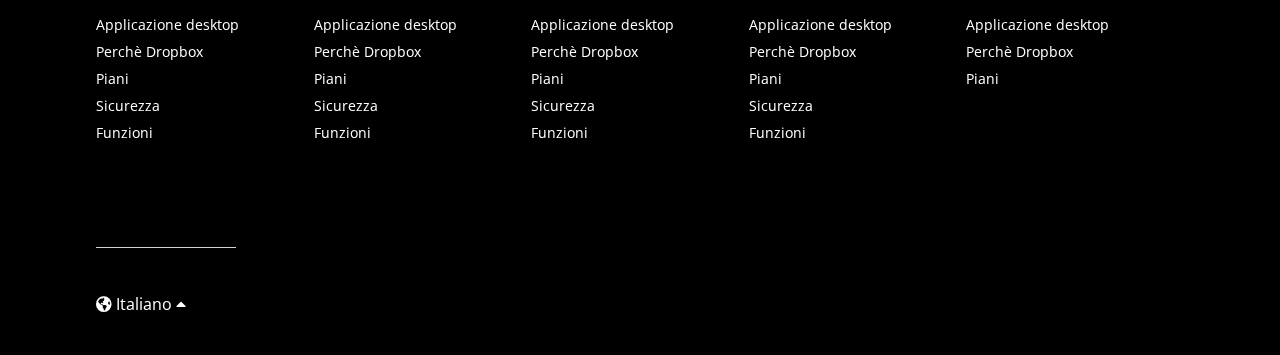
<file: bonus/index.html>
<!DOCTYPE html>
<html lang="it">
<head>
    <meta charset="UTF-8">
    <meta http-equiv="X-UA-Compatible" content="IE=edge">
    <meta name="viewport" content="width=device-width, initial-scale=1.0">
    <title>Dropbox</title>

    <!-- Open Sans font by Google font -->
    <link rel="preconnect" href="https://fonts.googleapis.com">
    <link rel="preconnect" href="https://fonts.gstatic.com" crossorigin>
    <link href="https://fonts.googleapis.com/css2?family=Open+Sans:wght@300;400;500;600;700;800&display=swap" rel="stylesheet">

    <!-- Font Awesome CDN Library -->
    <link rel="stylesheet" href="https://cdnjs.cloudflare.com/ajax/libs/font-awesome/5.15.4/css/all.min.css">

    <!-- Foglio di Stile CSS -->
    <link rel="stylesheet" href="css/style.css">
</head>
<body>
    <header class="clearfix">
        <!-- Header nav left -->
        <div class="header-nav-left fl-left">
            <div class="logo-img in-block">
                <img src="img/logo-small.png" alt="Logo Dropbox">
            </div>
            <nav class="in-block">
                <ul>
                    <li><a href="#">Perchè Dropbox</a></li>
                    <li><a href="#">Funzioni</a></li>
                    <li><a href="#">Piani e prezzi</a></li>
                </ul>
            </nav>
        </div>

        <!-- Header nav right -->
        <div class="header-nav-right fl-right">
            <nav class="in-block">
                <ul>
                    <li><a href="#">Supporto</a></li>
                    <li class="dropdown">
                        <a href="#">Contatta L'ufficio vendite</a>
                        <div class="dropdown-content">
                            <p>Chat</p>
                            <p>Email</p>
                            <p><i class="fas fa-phone"></i> + 39 3333333333</p>
                        </div>
                    </li>
                    <li><a href="#">Accedi</a></li>
                </ul>
            </nav>
            <button class="btn in-block">Inizia</button>
        </div>
    </header>

    <main>
        <!-- Section jumbotron -->
        <section id="jumbotron">
            <div class="large-container clearfix">
                <!-- Titolo jumbo -->
                <h1>Tutto ciò che ti serve per il lavoro, in un unico posto</h1>
                <div class="jumbo-desc fl-left">
                    <p>
                        Finalmente tutti i tuoi strumenti, contenuti e collaboratori sono accessibili dallo stesso posto. Dropbox Business è più di uno spazio di archiviazione sicuro: è un modo intelligente e integrato per ottimizzare il flusso di lavoro esisitente.
                    </p>
                    <button class="btn btn-large">Inizia la tua prova gratuita</button>
                    <span>Annulla in qualsiasi momento</span>
                    <i class="fas fa-arrow-down"></i>
                </div>
                <div class="jumbo-img fl-left">
                    <img src="img/jumbo.png" alt="Schermata di Dropbox">
                </div>
            </div>
        </section>

        <!-- Container con una width minore rispetto all'header -->
        <section id="plans" class="container clearfix">
            <div class="plans-type-price">
                <h2>Trova il piano Dropbox Business Che fa per te</h2>
                <div class="input">
                    <input type="radio" id="mensile" checked>
                    <label for="mensile">Fatturazione mensile</label> 
                </div>
                <div class="input">
                    <input type="radio" id="annuale">
                    <label for="annuale">Fatturazione annuale</label> 
                </div>
                    
            </div>
            
            <!-- Card piano Professional -->
            <div class="plan-sm fl-left">
                <!-- Tipo di user (Singolo, team) -->
                <div class="type"><i class="far fa-user"></i> Singolo</div>
                
                <div class="plan-sm-content">
                    <h3>Professional</h3>
                    <strong>19,99&euro;</strong>
                    <span>/mese</span>
                    <p><i class="far fa-user"></i> 1 utente</p>
                    <p><i class="far fa-folder"></i> 3 TB di spazio di archiviazione sicuro</p>
                    <p><i class="fas fa-pencil-alt"></i> Funzioni di produttività premium e condivisione file semplice e sicura</p>
                    <div class="btn">Prova gratis per 30 giorni</div>
                    <p>oppure <a href="#">acquista ora</a></p>
                    
                    <div class="min-hr"></div>
                    <h4>Punti salienti del piano</h4>
                    <p><i class="fas fa-check"></i> Invia file fino a 100 GB con Dropbox Transfert</p>
                    <p><i class="fas fa-check"></i> Cartelle offline su dispositivi mobili</p>
                    <p><i class="fas fa-check"></i> Pulizia remota dell'account</p>
                    <p><i class="fas fa-check"></i> Filigrana documento</p>
                    <p><i class="fas fa-check"></i> Assistenza prioritaria via email e chat</p>
                </div>
            </div>

            <!-- Card piano Standard -->
            <div class="plan-sm fl-left">
                <!-- Tipo di user (Singolo, team) -->
                <div class="type"><i class="far fa-building"></i> Team</div>
                
                <div class="plan-sm-content">
                    <h3>Standard</h3>
                    <strong>19,99&euro;</strong>
                    <span>/utente / mese, a partire da 3 utenti</span>
                    <p><i class="fas fa-user-plus"></i> 1 utente</p>
                    <p><i class="far fa-folder"></i> 3 TB di spazio di archiviazione sicuro</p>
                    <p><i class="fas fa-pencil-alt"></i> Funzioni di produttività premium e condivisione file semplice e sicura</p>
                    <div class="btn">Prova gratis per 30 giorni</div>
                    <p>oppure <a href="#">acquista ora</a></p>
                    
                    <div class="min-hr"></div>
                    <h4>Punti salienti del piano</h4>
                    <p><i class="fas fa-check"></i> Invia file fino a 100 GB con Dropbox Transfert</p>
                    <p><i class="fas fa-check"></i> Cartelle offline su dispositivi mobili</p>
                    <p><i class="fas fa-check"></i> Pulizia remota dell'account</p>
                    <p><i class="fas fa-check"></i> Filigrana documento</p>
                    <p><i class="fas fa-check"></i> Assistenza prioritaria via email e chat</p>
                    <p><i class="fas fa-check"></i> Assistenza prioritaria via email e chat</p>
                </div>
            </div>
            
            <!-- Card piano Advanced -->
            <div class="plan-sm fl-left">
                <!-- Tipo di user (Singolo, team) -->
                <div class="type"><i class="far fa-building"></i> Team</div>
                
                <div class="plan-sm-content">
                    <h3>Advanced</h3>
                    <strong>19,99&euro;</strong>
                    <span>/utente / mese, a partire da 3 utenti</span>
                    <p><i class="fas fa-user-plus"></i> 1 utente</p>
                    <p><i class="far fa-folder"></i> 3 TB di spazio di archiviazione sicuro</p>
                    <p><i class="fas fa-pencil-alt"></i> Funzioni di produttività premium e condivisione file semplice e sicura</p>
                    <div class="btn">Prova gratis per 30 giorni</div>
                    <p>oppure <a href="#">acquista ora</a></p>
                    
                    <div class="min-hr"></div>
                    <h4>Punti salienti del piano</h4>
                    <p><i class="fas fa-check"></i> Invia file fino a 100 GB con Dropbox Transfert</p>
                    <p><i class="fas fa-check"></i> Cartelle offline su dispositivi mobili</p>
                    <p><i class="fas fa-check"></i> Pulizia remota dell'account</p>
                    <p><i class="fas fa-check"></i> Filigrana documento</p>
                    <p><i class="fas fa-check"></i> Assistenza prioritaria via email e chat</p>
                    <p><i class="fas fa-check"></i> Assistenza prioritaria via email e chat</p>
                </div>
            </div>
            
            <!-- Card piano Enterprise -->
            <div class="plan-f-width fl-left">
                <!-- Tipo di user (Singolo, team) -->
                <div class="type"><i class="far fa-building"></i> Team</div>

                <div class="plan-fw-content">
                    <div class="">
                        <h3>Enterprise</h3>
                        <h4>Contatta l'ufficio vendite per i prezzi</h4>
                        <p>Soluzioni personalizzate e supporto su misura per aiutare i professionisti IT nella gestione su qualsiasi scala.</p>
                    </div>
                    <button class="btn">Contatta l'ufficio vendite</button>
                </div>
            </div>
        </section>

        <!-- Section con un'immagine e una descrizione -->
        <section id="image" class="container clearfix">
            <!-- Immagine con float left -->
            <div class="image fl-left">
                <img src="img/partner.png" alt="Partners">
            </div>

            <!-- Box descrizione immagine con float left -->
            <div class="description-image fl-right">
                <h3>Entra in contatto con un partner Dropbox</h3>
                <p>
                    Trova un partner Dropbox e HelloSing di fiducia. Ottieni le soluzioni e i servizi necessari per raggiungere i tuoi obiettivi aziendali, tra cui implementazione, integrazione, gestione e supporto continui.
                </p>
                <button class="btn">Trova un partner</button>
            </div>
        </section>

        <section id="cards" class="container clearfix">
            <h2>Esegui più operazioni con Dropbox Business</h2>

            <div class="card fl-left">
                <img src="img/business-feature-switching-tools.png" alt="business tools">
                <h3>Passa di meno da uno strumento all'altro</h3>
                <p>
                    Porta a termine le attività quotidiane con un solo strumento. Crea, modifica e condividi contenuti cloud da Documenti, Fogli e Presentazioni di Google, file Microsoft Office e <span>Dropbox Paper</span> direttamente da Dropbox.
                </p>
            </div>

            <div class="card fl-left margin-l-r">
                <img src="img/business-feature-coordinate-it.png" alt="business coordinate">
                <h3>Passa di meno da uno strumento all'altro</h3>
                <p>
                    Porta a termine le attività quotidiane con un solo strumento. Crea, modifica e condividi contenuti cloud da Documenti, Fogli e Presentazioni di Google, file Microsoft Office e <span>Dropbox Paper</span> direttamente da Dropbox.
                </p>
            </div>

            <div class="card fl-left">
                <img src="img/business-feature-multi-device.png" alt="business multi-device">
                <h3>Passa di meno da uno strumento all'altro</h3>
                <p>
                    Porta a termine le attività quotidiane con un solo strumento. Crea, modifica e condividi contenuti cloud da Documenti, Fogli e Presentazioni di Google, file Microsoft Office e <span>Dropbox Paper</span> direttamente da Dropbox.
                </p>
            </div>

            <div class="card fl-left">
                <img src="img/business-feature-integrations-it.png" alt="business integrations">
                <h3>Passa di meno da uno strumento all'altro</h3>
                <p>
                    Porta a termine le attività quotidiane con un solo strumento. Crea, modifica e condividi contenuti cloud da Documenti, Fogli e Presentazioni di Google, file Microsoft Office e <span>Dropbox Paper</span> direttamente da Dropbox.
                </p>
            </div>

            <div class="card fl-left margin-l-r">
                <img src="img/business-feature-send-files-it.png" alt="business send-files">
                <h3>Passa di meno da uno strumento all'altro</h3>
                <p>
                    Porta a termine le attività quotidiane con un solo strumento. Crea, modifica e condividi contenuti cloud da Documenti, Fogli e Presentazioni di Google, file Microsoft Office e <span>Dropbox Paper</span> direttamente da Dropbox.
                </p>
            </div>

            <div class="card fl-left">
                <img src="img/business-feature-security.png" alt="business security">
                <h3>Passa di meno da uno strumento all'altro</h3>
                <p>
                    Porta a termine le attività quotidiane con un solo strumento. Crea, modifica e condividi contenuti cloud da Documenti, Fogli e Presentazioni di Google, file Microsoft Office e <span>Dropbox Paper</span> direttamente da Dropbox.
                </p>
            </div>
        </section>

        <!-- Tutti i nostri partner -->
        <div class="container">
            <div class="sub-title">
                <h2>Più di 500.000 team utilizzano Dropbox Business</h2>
                <a href="#">Scopri di più sui nostri clienti</a>
            </div> 
        </div>
        <section id="partner" class="bg-blue-sky">
            <div class="clearfix">
                <!-- Colonna partners  1 -->
                <div class="col-square fl-left clearfix">
                    <div class="logo-partner fl-left bg-teal">
                        <img src="img/designit.svg" alt="designit Partner">
                    </div>
                    <div class="logo-partner fl-left bg-violet">
                        <img src="img/arizona_state_university.svg" alt="arizona university Partner">
                    </div>
                    <div class="logo-partner fl-left bg-light-blue">
                        <img src="img/university_of_florida.svg" alt="university of florida Partner">
                    </div>
                    <div class="logo-partner fl-left bg-light-red">
                        <img src="img/topps.svg" alt="topps Partner">
                    </div>
                </div> 

                <!-- Colonna dettagli partner -->
                <div class="col-center fl-left">
                    <img src="img/designit.svg" alt="designit Partner description">
                    <div class="min-hr"></div>
                    <p>
                        “I membri del nostro team lavorano costantemente in Paesi, fusi orari e uffici diversi. Ora molte soluzioni sono compatibili con queste esigenze, ma nessuna è facile quanto Dropbox e Dropbox Paper. Ora molte soluzioni sono compatibili con queste esigenze, ma nessuna è facile quanto Dropbox Paper”.
                    </p>
                    <br><br>
                    <p>Morten Thomsen, Global IT Lead</p>
                </div>

                <!-- Colonna partners  2 -->
                <div class="col-square fl-left  clearfix">
                    <div class="logo-partner fl-left bg-red">
                        <img src="img/world_bicycle_relief.svg" alt="world bicycle relief Partner">
                    </div>
                    <div class="logo-partner fl-left">
                        <img src="img/hearst_corp.svg" alt="hearst corp Partner">
                    </div>
                    <div class="logo-partner fl-left bg-blue">
                        <img src="img/lonely_planet.svg" alt="lonely planet Partner">
                    </div>
                    <div class="logo-partner fl-left bg-yellow">
                        <img src="img/clear_channel.svg" alt="clear channel Partner">
                    </div>
                </div>
            </div>
            <div class="container clearfix">
                <div class="sub-title fl-left">
                    <h2>Porta Dropbox Business nella tua azienda.</h2>
                </div>
                <button class="btn fl-right">Inizia la tua prova gratuita</button>
            </div>
        </section>

        <section id="answers" class="container">
            <h3>Domande frequenti</h3>
            <div class="answer-question clearfix">
                <h4 class="question fl-left">Qual'è la differenza tra Dropbox Business e Dropbox Business Advanced?</h4>
                <i class="fas fa-chevron-down fl-right"></i>
            </div>
            <div class="answer-question clearfix">
                <h4 class="question fl-left">Qual'è la differenza tra Dropbox Business e Dropbox Business Advanced?</h4>
                <i class="fas fa-chevron-down fl-right"></i>
            </div>
            <div class="answer-question clearfix">
                <h4 class="question fl-left">Qual'è la differenza tra Dropbox Business e Dropbox Business Advanced?</h4>
                <i class="fas fa-chevron-down fl-right"></i>
            </div>
            <div class="answer-question clearfix">
                <h4 class="question fl-left">Qual'è la differenza tra Dropbox Business e Dropbox Business Advanced?</h4>
                <i class="fas fa-chevron-down fl-right"></i>
            </div>
        </section>
    </main>

    <footer>
        <!-- Menu di navigazione del footer -->
        <section id="footer-top" class="large-container clearfix">
            <nav class="fl-left">
                <h4 class="nav-title">Dropbox</h4>
                <ul>
                    <li><a href="#">Applicazione desktop</a></li>
                    <li><a href="#">Perchè Dropbox</a></li>
                    <li><a href="#">Piani</a></li>
                    <li><a href="#">Sicurezza</a></li>
                    <li><a href="#">Funzioni</a></li>
                </ul>
            </nav>
            <nav class="fl-left">
                <h4 class="nav-title">Prodotti</h4>
                <ul>
                    <li><a href="#">Applicazione desktop</a></li>
                    <li><a href="#">Perchè Dropbox</a></li>
                    <li><a href="#">Piani</a></li>
                    <li><a href="#">Sicurezza</a></li>
                    <li><a href="#">Funzioni</a></li>
                </ul>
            </nav>
            <nav class="fl-left">
                <h4 class="nav-title">Azienda</h4>
                <ul>
                    <li><a href="#">Applicazione desktop</a></li>
                    <li><a href="#">Perchè Dropbox</a></li>
                    <li><a href="#">Piani</a></li>
                    <li><a href="#">Sicurezza</a></li>
                    <li><a href="#">Funzioni</a></li>
                </ul>
            </nav>
            <nav class="fl-left">
                <h4 class="nav-title">Supporto</h4>
                <ul>
                    <li><a href="#">Applicazione desktop</a></li>
                    <li><a href="#">Perchè Dropbox</a></li>
                    <li><a href="#">Piani</a></li>
                    <li><a href="#">Sicurezza</a></li>
                    <li><a href="#">Funzioni</a></li>
                </ul>
            </nav>
            <nav class="fl-left">
                <h4 class="nav-title">Community</h4>
                <ul>
                    <li><a href="#">Applicazione desktop</a></li>
                    <li><a href="#">Perchè Dropbox</a></li>
                    <li><a href="#">Piani</a></li>
                </ul>
            </nav>
        </section>

        <section id="footer-bottom" class="large-container">
            <div class="min-hr"></div>
            <p><i class="fas fa-globe-americas"></i> Italiano <i class="fas fa-caret-up"></i></p>
        </section>
    </footer>
</body>
</html>
</file>
<file: css/style.css>
/* RESET */
*{
    box-sizing: border-box;
    margin: 0;
    padding: 0;
}

/* Font per tutto il body */
body{
    font-family: 'Open Sans', sans-serif;
}

/* Reset utilizzato con float, per evitare il collasso dei blocchi */
.clearfix::after{
    content: "";
    display: table;
    clear: both;
}

/* Container con larghezze specificate in ogni casistica e posto al centro della pagina */
.container{
    width: 75%;
    min-width: 650px;
    max-width: 1180px;
    margin: 0 auto;
}

/* Container con larghezza più grande */
.large-container{
    width: 85%;
    min-width: 750px;
    max-width: 1300px;
    margin: 0 auto;
    /* border: 1px solid red; */
}

.fl-left{float: left;}
.fl-right{float: right;}
.in-block{display: inline-block;}

h2{
    font-size: 2em;
}

h3{
    font-size: 1.5em;
    padding-bottom: 13px;
}

/* Classe generica per tutti i button */
.btn{
    border: none;
    color: white;
    background-color: #0061ff;
    padding: 12px 20px;
    text-align: center;
}

/* Classe aggiuntiva per i button */
.btn-large {
    font-size: 1.1em;
    padding: 10px 24px;
}

/* hr orizzontale che separa le due section */
.min-hr{
    width: 60px;
    margin: 30px 0 45px;
    border-bottom: 1px solid lightgray;
}

p>.fa-check, a{
    color: #0061ff;
}

.bg-teal{
    background-color: #a2d39b;
    border: 12px solid #d0e9cd;
}
.bg-violet{background-color: #61082b;}
.bg-light-blue{background-color: #0093ce;}
.bg-light-red{background-color: #ff1c1c;}
.bg-red{background-color: #d5001f;}
.bg-blue-sky{background-color: #b4d0e7;}
.bg-blue{background-color: #0d2481;}
.bg-yellow{background-color: #ffd830;}

/* ! INIZIO Regole base per le varie section */
section#jumbotron{
    height: 750px;
    background-color: #b4d0e7;
}

section#jumbotron,
section#plans,
section#image,
section#cards,
section#partner,
section#answers{
    margin-bottom: 150px;
}

section#partner{
    margin-top: 40px;
}
/* ! FINE Regole base per le varie section */

/* ! INIZIO regole css specifiche per l'header */
/* Altezza header e altezza interlinea (riga) dell'header */
header{
    line-height: 75px;
    font-size: 0.9em;
}

/* Tutti i 'li' della nav sono disposti in orizzontale */
header nav ul li{
    display: inline;
    list-style-type: none;
    margin: 0 15px;
}

/* I link della nav non sono sottolineati e cambiano colore in nero */
header nav ul li a{
    text-decoration: none;
    color: black;
}

/* Margine left/right per il logo e il button dell'header */
header .logo-img,
header button{
    margin: 0 15px 0 12px;
}

/* Il logo dell'header viene allineato verticalmente rispetto al testo */
.logo-img img{
    vertical-align: middle;
}
/* ! FINE regole css specifiche per l'header */

/* ! INIZIO regole css specifiche section jumbotron */
/* Il titolo del jumbotron ha un font maggiorato e un padding top/bottom */
section#jumbotron h1 {
    font-size: 4.2em;
    padding: 60px 0 45px;
}

/* La descrizione del jumbo prende il 30% dello spazio a disposizione e il testo ha un interlinea maggiorata */
.jumbo-desc {
    width: 30%;
    line-height: 1.5em;
    padding-right: 33px;
}

/* Il box dell'immagine del jumbo prende il restante 70% dello spazio a disposizione */
.jumbo-img{
    width: 70%;
    text-align: right;
}

/* L'immagine del jumbo prende il 100% della grandezza del box padre */
.jumbo-img img{
    width: 100%;
}

/*  ? Inizio regole di formattazione del testo della section */
.jumbo-desc>p {
    font-size: 1.2em;
    margin-bottom: 40px;
}

.jumbo-desc span{
    display: block;
    font-size: 0.8em;
    padding: 5px 0 30px;
}

.jumbo-desc i{
    font-size: 2em;
}
/*  ? Fine regole di formattazione del testo della section */
/* ! FINE regole css specifiche section jumbotron */

/* ! INIZIO regole css specifiche section plans */
/* Padding top/bottom per il titolo della section */
section#plans h2 {
    padding: 25px 0 50px;
}

/* Posiziono su una sola riga gli input radio della section e li distanzio tra di loro */
section#plans .input{
    display: inline-block;
    margin: 0 20px 0 0;
}

/* Bordi per i plan box della section */
section#plans .plan-sm,
section#plans .plan-f-width{
    border: 1px solid lightgrey;
}

/* I plan verticali avranno una larghezza a seconda dello schermo e un'altezza minima */
section#plans .plan-sm{
    width: calc((100% - 120px)/3);
    min-height: 1050px;
    margin-top: 45px;
}

/* Il plan centrale avrà dei margini ai lati */
.plan-sm:nth-of-type(3){
    margin: 0 60px;
} 

/* Il plan orizzontale prende una larghezza del 100% e viene distanziato dagli altri */
section#plans .plan-f-width{
    width: 100%;
    margin-top: 45px;
}

/* ? Inizio regole di formattazione dei plans */
section#plans .type{
    border-bottom: 1px solid lightgray;
    text-align: center;
}

section#plans .type{
    padding: 14px 0;
}

section#plans p{
    font-size: .9em;
}

section#plans p,
section#plans h4{
    margin-bottom: 15px;
}

.plan-sm-content span{
    display: block;
    font-weight: bold;
    padding: 7px 0 45px;  
}

.plan-sm-content span{
    color: grey;
}

.plan-sm-content {
    padding: 32px 32px;
}

div.btn {
    margin: 50px 0 35px;
}

.plan-fw-content{
    position: relative;
    padding: 32px;
}
/* ? Fine regole di formattazione dei plans */

/* Il button del plan orizzontale viene posizionato a destra con absolute */
.plan-fw-content .btn{
    position: absolute;
    top: 32px;
    right: 32px;
    padding: 12px 75px;
}
/* ! INIZIO regole css specifiche section plans */

/* ! INIZIO regole css specifiche section image */
/* Il box image prende il 50% della larhezza a disposizione */
section#image .image{
    width: 50%;
}

/* L'immagine prende il 100% dello spazio a disposizione */
section#image .image img{
    width: 100%;
}

/* Il box con le descrizioni prende il 45% della larhezza a disposizione, il restante 5% sarà gutter */
section#image .description-image{
    width: 45%;
}

/* I paragrafi della section avranno un interlinea maggiorata */
section#image p {
    line-height: 1.7em;
} 

/* Stilizzo il button della section */
section#image button{
    margin-top: 20px;
    border: 1px solid black;
    background-color: white;
    color: black;
}
/* ! FINE regole css specifiche section image */

/* ! INIZIO regole css specifiche section cards */
/* Ogni card avrà un larghezza a seconda dello schermo, un altezza fissa e un margine top/bottom */
section#cards .card{
    width: calc((100% - 120px)/3);
    margin: 45px 0 30px;
    height: 560px;
}

/* Le card centrali avranno anche un margine laterale */
section#cards .margin-l-r{
    margin-left: 60px;
    margin-right: 60px;
}

/* L'immagine della card occupa il 100% dello spazio a disposizione */
section#cards img{
    width: 100%;
}

/* Parte del paragrafo sottolineata */
section#cards p>span{
    text-decoration: underline;
}
/* ! FINE regole css specifiche section cards */

/* ! INIZIO regole css specifiche section partner */
/* Do una larhezza massima a titolo della section per far si che viene spezzato su due righe */
.container .sub-title{
    width: 40%;
}

/* Padding-bottom per il titolo della section */
.container .sub-title>h2 {
    padding-bottom: 20px;
}

/* Le due colonne laterari prendono una grandezza 30vw*30vw, così sono sempre quadrate */
section#partner .col-square{
    width: 30vw;
    height: 30vw;
}

/* La colonna centrale prenderà la larghezza restante  */
section#partner .col-center{
    width: calc(100% - 60vw);
    height: 30vw;
    padding: 55px;
    background-color: #f5f5f5;
    overflow: auto; /* Attiva la scrollbar verticale quando il contenitore non riesce a contenere tutto */
}

/* Le colonne laterali (quadrate) avranno a loro volta 4 box quadrati all'interno, con una grandezza 50%*50%  */
.col-square .logo-partner{
    width: 50%;
    height: 50%;
    position: relative;
}

/* L'immagine occupera il 60% dello spazio a disposizione, con la proprità position & transform viene messa al centro */
.logo-partner>img{
    width: 60%;
    filter: invert(100%); /* Inverte il logo da nero a bianco */
    position: absolute;
    top: 50%;
    left: 50%;
    transform: translate(-50%, -50%);
}

/* L'immagine logo della colonna centrale prende il 30% dello spazio a disposizione */
.col-center>img{
    width: 30%;
}

/* I testi del containter, contenuto nella section partner avranno un colore viola e un padding top/bottom */
section#partner .container{
    padding: 100px 0;
    color: #61082b;
}

/* Stilizzo il button della section partner */
section#partner button.btn{
    color: black;
    background-color: white;
    padding: 12px 75px;
}
/* ! FINE regole css specifiche section partner */

/* ! INIZIO regole css specifiche section answers */
/* Il titolo della section & ogni div 'question' avranno un border-bottom */
section#answers h3,
section#answers .answer-question{
    border-bottom: 1px solid lightgray;
}

/* Con un po di padding distanzio il titolo della section dal contenuto */
section#answers h3{
    padding-bottom: 35px;
}

/* Ogni div 'question' assume una grandezza maggiore grazie a del padding sopra e sotto */
section#answers .answer-question{
    padding: 30px 0;
}

/* Padding-right per le freccettine sulla destra */
section#answers i{
    padding-right: 32px;    
}
/* ! FINE regole css specifiche section answers */

/* ! INIZIO regole css specifiche footer */
footer{
    background-color: #000000;
    padding: 100px 0 40px;
}

section#footer-top {
    line-height: 1.7em;
    padding-bottom: 70px;
}

/* Ogni nav occupa il 20% in larghezza dello spazio a disposizione */
section#footer-top>nav{
    width: 20%;
}

/* Tolgo lo stile di default alle liste */
section#footer-top li{
    list-style-type: none;
}

/* Font rimpicciolito per i link delle liste */
section#footer-top li a {
    text-decoration: none;
    font-size: .9em;
}

/* Per tutto il footer & i link del footer il colore del testo è bianco */
footer,
footer li a{
    color: white;
}

/* Tutti gli h4 delle nav del footer avranno un font maggiore e un padding bottom */
footer h4.nav-title {
    font-size: 1.4em;
    padding-bottom: 14px;
}

/* Aumento la larghezza dell'hr che separa footer-top dal footer-bottom  */
#footer-bottom>.min-hr{
    width: 140px;
}
/* ! FINE regole css specifiche footer */
</file>
<file: bonus/css/style.css>
/* RESET */
*{
    box-sizing: border-box;
    margin: 0;
    padding: 0;
}

/* Font per tutto il body */
body{
    font-family: 'Open Sans', sans-serif;
}

/* Reset utilizzato con float, per evitare il collasso dei blocchi */
.clearfix::after{
    content: "";
    display: table;
    clear: both;
}

/* Container con larghezze specificate in ogni casistica e posto al centro della pagina */
.container{
    width: 75%;
    min-width: 650px;
    max-width: 1180px;
    margin: 0 auto;
}

/* Container con larghezza più grande */
.large-container{
    width: 85%;
    min-width: 750px;
    max-width: 1300px;
    margin: 0 auto;
    /* border: 1px solid red; */
}

.fl-left{float: left;}
.fl-right{float: right;}
.in-block{display: inline-block;}

h2{
    font-size: 2em;
}

h3{
    font-size: 1.5em;
    padding-bottom: 13px;
}

/* Classe generica per tutti i button */
.btn{
    border: none;
    color: white;
    background-color: #0061ff;
    padding: 12px 20px;
    text-align: center;
}

/* Classe aggiuntiva per i button */
.btn-large {
    font-size: 1.1em;
    padding: 10px 24px;
}

/* hr orizzontale che separa le due section */
.min-hr{
    width: 60px;
    margin: 30px 0 45px;
    border-bottom: 1px solid lightgray;
}

p>.fa-check, a{
    color: #0061ff;
}

.bg-teal{
    background-color: #a2d39b;
    border: 12px solid #d0e9cd;
}
.bg-violet{background-color: #61082b;}
.bg-light-blue{background-color: #0093ce;}
.bg-light-red{background-color: #ff1c1c;}
.bg-red{background-color: #d5001f;}
.bg-blue-sky{background-color: #b4d0e7;}
.bg-blue{background-color: #0d2481;}
.bg-yellow{background-color: #ffd830;}

/* ! INIZIO Regole base per le varie section */
section#jumbotron{
    height: 750px;
    background-color: #b4d0e7;
}

section#jumbotron,
section#plans,
section#image,
section#cards,
section#partner,
section#answers{
    margin-bottom: 150px;
}

section#partner{
    margin-top: 40px;
}
/* ! FINE Regole base per le varie section */

/* ! INIZIO regole css specifiche per l'header */
/* Altezza header e altezza interlinea (riga) dell'header */
header{
    line-height: 75px;
    font-size: 0.9em;
}

/* Tutti i 'li' della nav sono disposti in orizzontale */
header nav ul li{
    display: inline-block;
    list-style-type: none;
    margin: 0 15px;
}

/* I link della nav non sono sottolineati e cambiano colore in nero */
header nav ul li a{
    text-decoration: none;
    color: black;
}

/* Margine left/right per il logo e il button dell'header */
header .logo-img,
header button{
    margin: 0 15px 0 12px;
}

/* Il logo dell'header viene allineato verticalmente rispetto al testo */
.logo-img img{
    vertical-align: middle;
}
/* ! FINE regole css specifiche per l'header */

/* ! INIZIO regole css specifiche section jumbotron */
/* Il titolo del jumbotron ha un font maggiorato e un padding top/bottom */
section#jumbotron h1 {
    font-size: 4.2em;
    padding: 60px 0 45px;
}

/* La descrizione del jumbo prende il 30% dello spazio a disposizione e il testo ha un interlinea maggiorata */
.jumbo-desc {
    width: 30%;
    line-height: 1.5em;
    padding-right: 33px;
}

/* Il box dell'immagine del jumbo prende il restante 70% dello spazio a disposizione */
.jumbo-img{
    width: 70%;
    text-align: right;
}

/* L'immagine del jumbo prende il 100% della grandezza del box padre */
.jumbo-img img{
    width: 100%;
}

/*  ? Inizio regole di formattazione del testo della section */
.jumbo-desc>p {
    font-size: 1.2em;
    margin-bottom: 40px;
}

.jumbo-desc span{
    display: block;
    font-size: 0.8em;
    padding: 5px 0 30px;
}

.jumbo-desc i{
    font-size: 2em;
}
/*  ? Fine regole di formattazione del testo della section */
/* ! FINE regole css specifiche section jumbotron */

/* ! INIZIO regole css specifiche section plans */
/* Padding top/bottom per il titolo della section */
section#plans h2 {
    padding: 25px 0 50px;
}

/* Posiziono su una sola riga gli input radio della section e li distanzio tra di loro */
section#plans .input{
    display: inline-block;
    margin: 0 20px 0 0;
}

/* Bordi per i plan box della section */
section#plans .plan-sm,
section#plans .plan-f-width{
    border: 1px solid lightgrey;
}

/* I plan verticali avranno una larghezza a seconda dello schermo e un'altezza minima */
section#plans .plan-sm{
    width: calc((100% - 120px)/3);
    min-height: 1050px;
    margin-top: 45px;
}

/* Il plan centrale avrà dei margini ai lati */
.plan-sm:nth-of-type(3){
    margin: 0 60px;
} 

/* Il plan orizzontale prende una larghezza del 100% e viene distanziato dagli altri */
section#plans .plan-f-width{
    width: 100%;
    margin-top: 45px;
}

/* ? Inizio regole di formattazione dei plans */
section#plans .type{
    border-bottom: 1px solid lightgray;
    text-align: center;
}

section#plans .type{
    padding: 14px 0;
}

section#plans p{
    font-size: .9em;
}

section#plans p,
section#plans h4{
    margin-bottom: 15px;
}

.plan-sm-content span{
    display: block;
    font-weight: bold;
    padding: 7px 0 45px;  
}

.plan-sm-content span{
    color: grey;
}

.plan-sm-content {
    padding: 32px 32px;
}

div.btn {
    margin: 50px 0 35px;
}

.plan-fw-content{
    position: relative;
    padding: 32px;
}
/* ? Fine regole di formattazione dei plans */

/* Il button del plan orizzontale viene posizionato a destra con absolute */
.plan-fw-content .btn{
    position: absolute;
    top: 32px;
    right: 32px;
    padding: 12px 75px;
}
/* ! INIZIO regole css specifiche section plans */

/* ! INIZIO regole css specifiche section image */
/* Il box image prende il 50% della larhezza a disposizione */
section#image .image{
    width: 50%;
}

/* L'immagine prende il 100% dello spazio a disposizione */
section#image .image img{
    width: 100%;
}

/* Il box con le descrizioni prende il 45% della larhezza a disposizione, il restante 5% sarà gutter */
section#image .description-image{
    width: 45%;
}

/* I paragrafi della section avranno un interlinea maggiorata */
section#image p {
    line-height: 1.7em;
} 

/* Stilizzo il button della section */
section#image button{
    margin-top: 20px;
    border: 1px solid black;
    background-color: white;
    color: black;
}
/* ! FINE regole css specifiche section image */

/* ! INIZIO regole css specifiche section cards */
/* Ogni card avrà un larghezza a seconda dello schermo, un altezza fissa e un margine top/bottom */
section#cards .card{
    width: calc((100% - 120px)/3);
    margin: 45px 0 30px;
    height: 560px;
}

/* Le card centrali avranno anche un margine laterale */
section#cards .margin-l-r{
    margin-left: 60px;
    margin-right: 60px;
}

/* L'immagine della card occupa il 100% dello spazio a disposizione */
section#cards img{
    width: 100%;
}

/* Parte del paragrafo sottolineata */
section#cards p>span{
    text-decoration: underline;
}
/* ! FINE regole css specifiche section cards */

/* ! INIZIO regole css specifiche section partner */
/* Do una larhezza massima a titolo della section per far si che viene spezzato su due righe */
.container .sub-title{
    width: 40%;
}

/* Padding-bottom per il titolo della section */
.container .sub-title>h2 {
    padding-bottom: 20px;
}

/* Le due colonne laterari prendono una grandezza 30vw*30vw, così sono sempre quadrate */
section#partner .col-square{
    width: 30vw;
    height: 30vw;
}

/* La colonna centrale prenderà la larghezza restante  */
section#partner .col-center{
    width: calc(100% - 60vw);
    height: 30vw;
    padding: 55px;
    background-color: #f5f5f5;
    overflow: auto; /* Attiva la scrollbar verticale quando il contenitore non riesce a contenere tutto */
}

/* Le colonne laterali (quadrate) avranno a loro volta 4 box quadrati all'interno, con una grandezza 50%*50%  */
.col-square .logo-partner{
    width: 50%;
    height: 50%;
    position: relative;
}

/* L'immagine occupera il 60% dello spazio a disposizione, con la proprità position & transform viene messa al centro */
.logo-partner>img{
    width: 60%;
    filter: invert(100%); /* Inverte il logo da nero a bianco */
    position: absolute;
    top: 50%;
    left: 50%;
    transform: translate(-50%, -50%);
}

/* L'immagine logo della colonna centrale prende il 30% dello spazio a disposizione */
.col-center>img{
    width: 30%;
}

/* I testi del containter, contenuto nella section partner avranno un colore viola e un padding top/bottom */
section#partner .container{
    padding: 100px 0;
    color: #61082b;
}

/* Stilizzo il button della section partner */
section#partner button.btn{
    color: black;
    background-color: white;
    padding: 12px 75px;
}
/* ! FINE regole css specifiche section partner */

/* ! INIZIO regole css specifiche section answers */
/* Il titolo della section & ogni div 'question' avranno un border-bottom */
section#answers h3,
section#answers .answer-question{
    border-bottom: 1px solid lightgray;
}

/* Con un po di padding distanzio il titolo della section dal contenuto */
section#answers h3{
    padding-bottom: 35px;
}

/* Ogni div 'question' assume una grandezza maggiore grazie a del padding sopra e sotto */
section#answers .answer-question{
    padding: 30px 0;
}

/* Padding-right per le freccettine sulla destra */
section#answers i{
    padding-right: 32px;    
}
/* ! FINE regole css specifiche section answers */

/* ! INIZIO regole css specifiche footer */
footer{
    background-color: #000000;
    padding: 100px 0 40px;
}

section#footer-top {
    line-height: 1.7em;
    padding-bottom: 70px;
}

/* Ogni nav occupa il 20% in larghezza dello spazio a disposizione */
section#footer-top>nav{
    width: 20%;
}

/* Tolgo lo stile di default alle liste */
section#footer-top li{
    list-style-type: none;
}

/* Font rimpicciolito per i link delle liste */
section#footer-top li a {
    text-decoration: none;
    font-size: .9em;
}

/* Per tutto il footer & i link del footer il colore del testo è bianco */
footer,
footer li a{
    color: white;
}

/* Tutti gli h4 delle nav del footer avranno un font maggiore e un padding bottom */
footer h4.nav-title {
    font-size: 1.4em;
    padding-bottom: 14px;
}

/* Aumento la larghezza dell'hr che separa footer-top dal footer-bottom  */
#footer-bottom>.min-hr{
    width: 140px;
}
/* ! FINE regole css specifiche footer */

/* ? Aggiunta header fixed */
header {
    width: 100%;
    height: 75px;
    position: fixed;
    top: 0;
    z-index: 3;
    background-color: white;
}

main{
    margin-top: 75px;
}

/* ? Bordo inferiore quando il 'li' è in hover o e attivo */
header nav ul li:hover,
header nav ul li:active{
    border-bottom: 2px solid black;
}

/* ? Hover sui 'li' del nav footer */
footer nav li:hover,
footer nav li:active{
    text-decoration: underline;
}

/* ? INIZIO Dropodown su nav header */
.dropdown:hover .dropdown-content{
    display: block;  
}

.dropdown-content{
    display: none;
    position: absolute;
    z-index: 1;
    margin-top: 10px;
    background-color: #f9f9f9;
    min-width: 60px;
    box-shadow: 0px 8px 16px 0px rgba(0,0,0,0.2);
    padding: 7px 16px;
}

.dropdown-content p{
    line-height: 2.3em;
}
/* ? FINE Dropodown su nav header */
</file>
